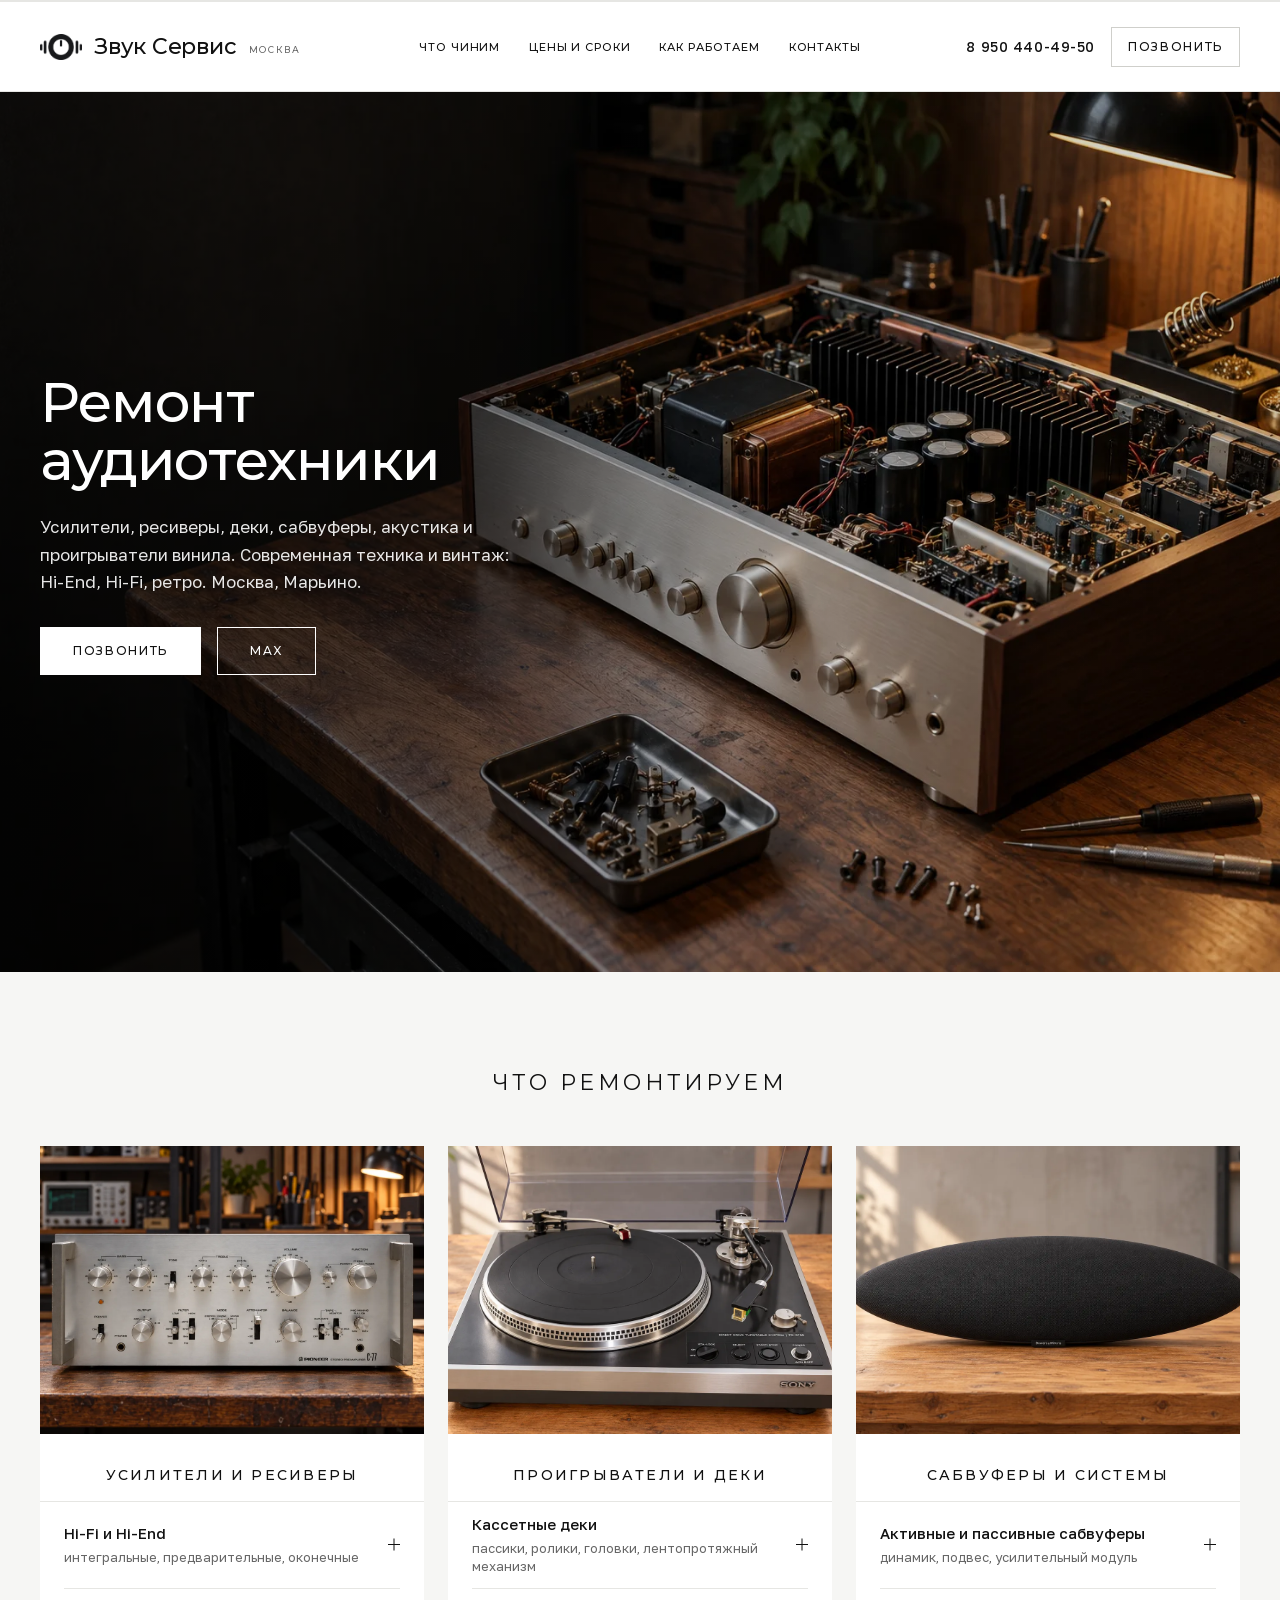
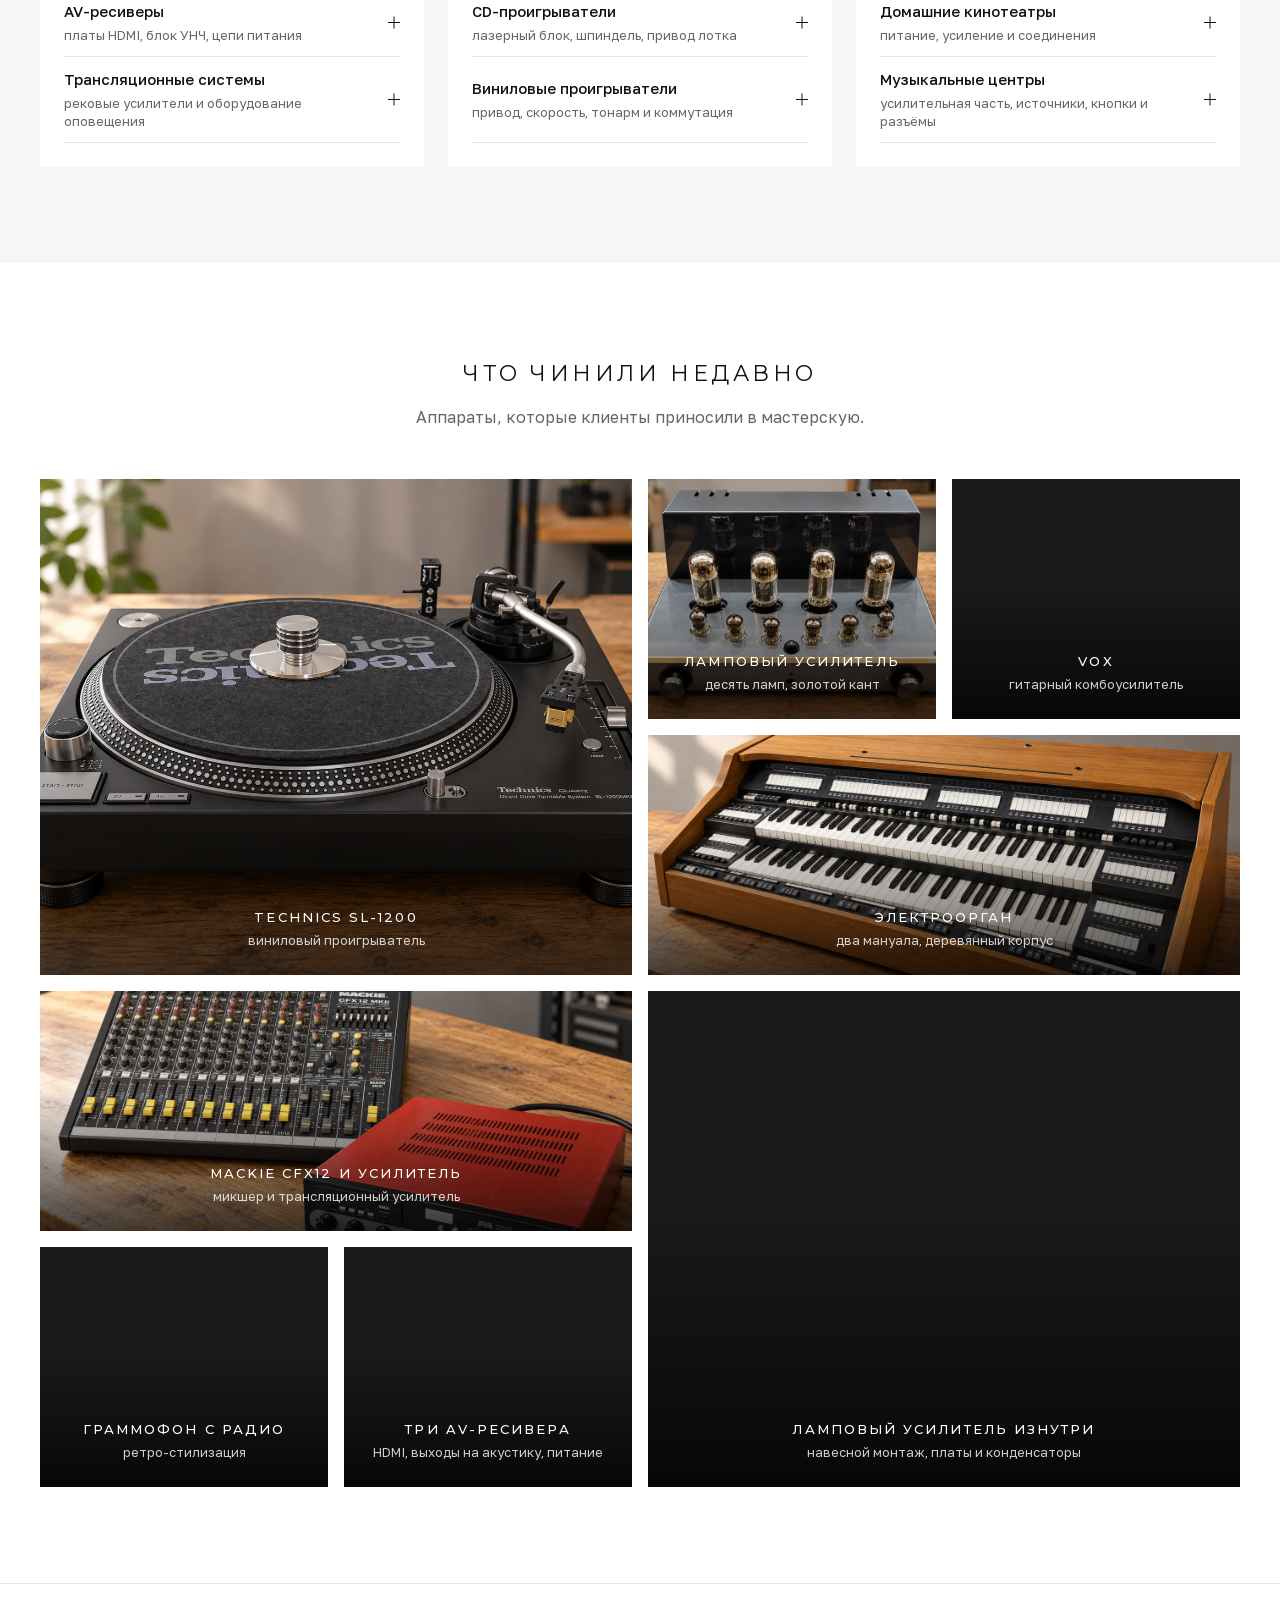
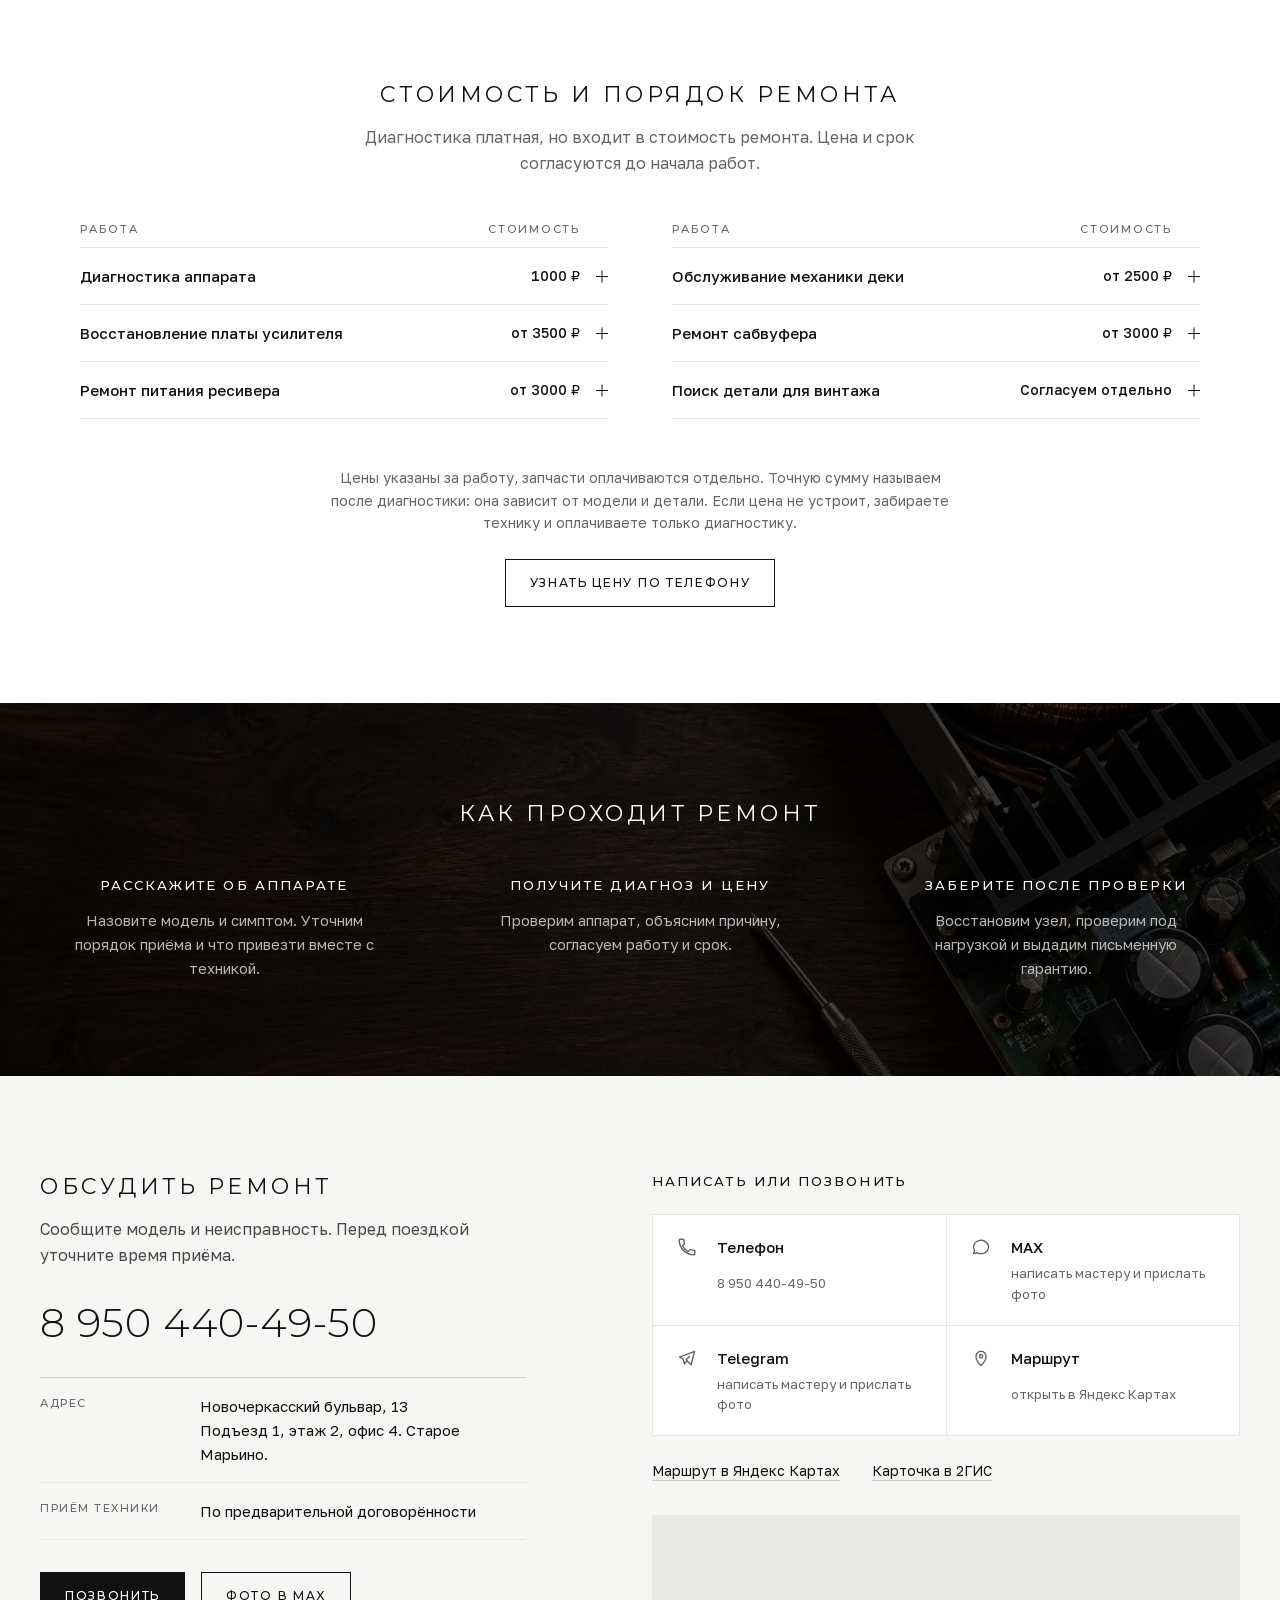
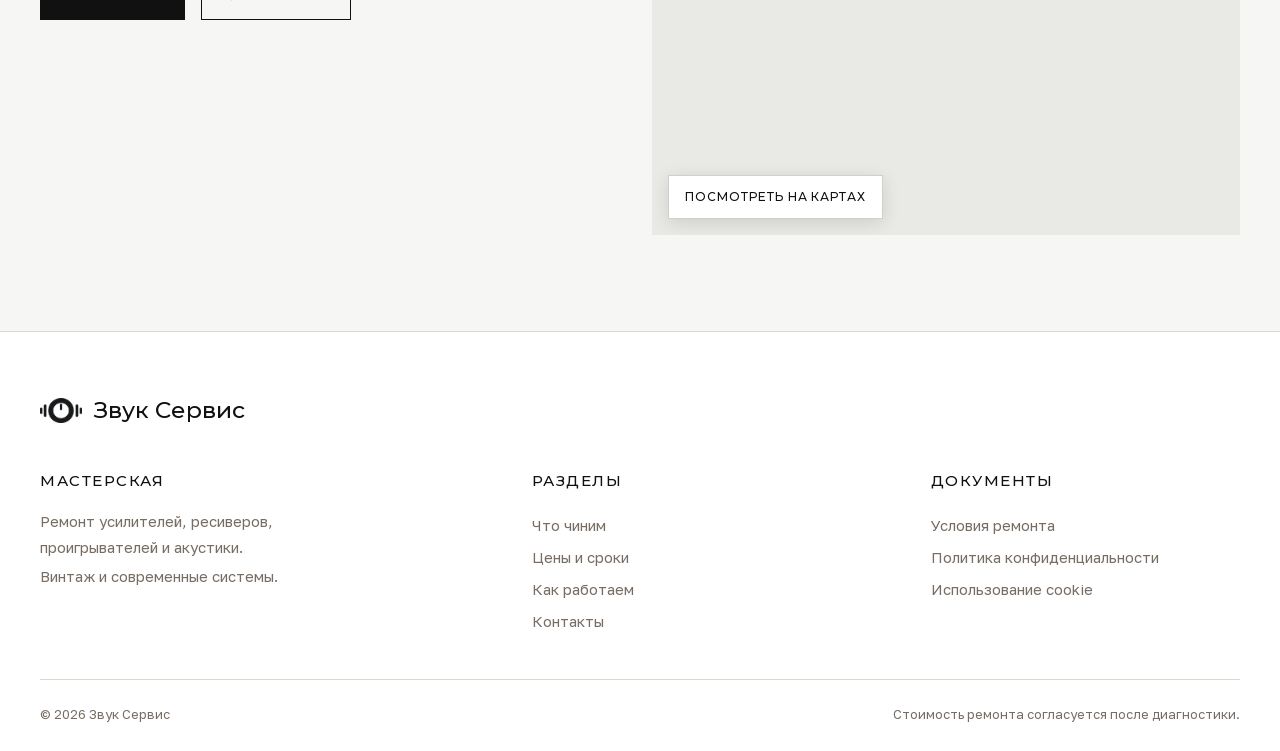
<file: index.html>
<!DOCTYPE html>

<html data-theme="sound" lang="ru">
<head>
<meta charset="utf-8"/>
<meta content="width=device-width, initial-scale=1" name="viewport"/>
<title>Ремонт усилителей, Hi-Fi и аудиотехники в Москве: Звук Сервис</title><link rel="preconnect" href="https://yandex.ru" crossorigin/>
<meta content="Компонентный ремонт усилителей, ресиверов, сабвуферов, кассетных дек и проигрывателей. Современная и винтажная аудиотехника. Диагностика и согласование стоимости до ремонта." name="description"/>
<meta content="Звук Сервис | ремонт аудиотехники в Москве" property="og:title"/>
<meta content="Находим неисправный компонент. Восстанавливаем электронику и механику современной и винтажной техники." property="og:description"/>
<meta content="website" property="og:type"/>
<meta content="ru_RU" property="og:locale"/>

<link as="font" crossorigin="" href="fonts/GolosText-cyrillic.woff2" rel="preload" type="font/woff2"/>
<link as="font" crossorigin="" href="fonts/Montserrat-cyrillic.woff2" rel="preload" type="font/woff2"/>
<script>
  (function (r) {
    r.classList.add('js');
    if (/[?&]still\b/.test(location.search)) r.classList.add('still');
    if (/[?&]grid\b/.test(location.search)) r.classList.add('show-grid');
  })(document.documentElement);
</script>
<link href="img/favicon-32.png" rel="icon" sizes="32x32" type="image/png"/><link href="img/apple-touch-icon.png" rel="apple-touch-icon" sizes="180x180"/><meta content="#ffffff" name="theme-color"/><link href="minimal.css?v=18" rel="stylesheet"/></head>
<body><a class="skip" href="#main">Перейти к содержимому</a>
<header class="top">
<div class="wrap top__in">
<a aria-label="Звук Сервис, на главную" class="brand" href="./"><img alt="" aria-hidden="true" class="brand__mark" decoding="async" height="64" src="img/logo.png" width="64"/><span class="brand__name">Звук Сервис</span><span class="brand__tag">МОСКВА</span></a>
<nav aria-label="Разделы" class="top__nav" id="top-nav">
<a href="#chto-chinim">Что чиним</a>
<a href="#ceny">Цены и сроки</a>
<a href="#kak-rabotaem">Как работаем</a>
<a href="#kontakty">Контакты</a>
<div class="top__nav-extra"><a href="tel:+79504404950">Позвонить</a><a href="https://max.ru/u/f9LHodD0cOIqFfX_3xJyGoj3Uyq40M4uVSGVw5zx9WzeNi54BudM8YabZos" rel="noopener" target="_blank">MAX</a></div>
</nav>
<div class="top__side">
<a class="top__tel" href="tel:+79504404950">8 950 440-49-50</a>
<a aria-label="Позвонить" class="btn btn--accent btn--sm" href="tel:+79504404950"><svg aria-hidden="true" viewBox="0 0 24 24"><path d="M6.6 10.8c1.8 3.5 3.2 4.9 6.7 6.7l2.2-2.2c.3-.3.7-.4 1.1-.2 1.2.4 2.5.7 3.8.7.6 0 1 .4 1 1v3.5c0 .6-.4 1-1 1C10.6 21.3 2.7 13.4 2.7 3.6c0-.6.4-1 1-1h3.5c.6 0 1 .4 1 1 0 1.3.2 2.6.7 3.8.1.4 0 .8-.2 1.1z"/></svg><span>Позвонить</span></a>
<button aria-controls="top-nav" aria-expanded="false" aria-label="Открыть меню" class="top__burger" type="button"><i></i><i></i></button>
</div>
</div>
</header>
<main id="main">
<!-- ─────────────── герой ─────────────── -->
<section class="hero">
<div class="wrap grid hero__grid">
<div class="hero__text">
<h1>Ремонт<br/>аудиотехники</h1>
</div>
<div class="hero__aside">
<p class="hero__lead">Усилители, ресиверы, деки, сабвуферы, акустика и проигрыватели винила. Современная техника и винтаж: <span class="nobr">Hi-End</span>, <span class="nobr">Hi-Fi</span>, ретро. Москва, Марьино.</p>
<div class="hero__cta">
<a class="btn btn--accent btn--lg" href="tel:+79504404950">Позвонить</a>
<a class="btn btn--quiet btn--lg" href="https://max.ru/u/f9LHodD0cOIqFfX_3xJyGoj3Uyq40M4uVSGVw5zx9WzeNi54BudM8YabZos" rel="noopener" target="_blank">MAX</a>
</div>
</div>
<figure class="hero__media hero-photo">
<!-- Аппарат/рабочее место клиента: реальный снимок, обработан GPT image (изображения/клиент_2026-09-30). -->
<img src="img/hero-amplifier-1536.webp" srcset="img/hero-amplifier-768.webp 768w, img/hero-amplifier-1536.webp 1536w" sizes="100vw" width="1536" height="1024" alt="Усилитель со снятой крышкой на деревянном столе аудиомастерской" fetchpriority="high" decoding="async"/>
</figure>
</div>
</section>
<!-- ─────────────── 01 · что чиним ─────────────── -->
<section class="sect" id="chto-chinim"><div class="wrap"><header class="grid sect__head" data-reveal=""><div class="sect__title"><h2>Что ремонтируем</h2></div></header><div class="grid dirs" data-reveal=""><article class="dir dir--1"><figure class="dir__media"><img alt="Винтажный предусилитель Pioneer C-77 на деревянном столе аудиомастерской" decoding="async" height="900" loading="lazy" src="img/dir-amp-pioneer-c77.webp" width="1200"/></figure><div class="dir__head"><h3>Усилители и ресиверы</h3></div><!--ИСТОРИИ dir-1-->
<div class="acc" data-acc=""><div class="acc__item"><button aria-controls="zs-d1-1" aria-expanded="false" class="acc__head" id="zs-d1-1-h" type="button"><span class="acc__title"><b>Hi-Fi и Hi-End</b><span>интегральные, предварительные, оконечные</span></span><i aria-hidden="true" class="acc__icon"></i></button><div aria-labelledby="zs-d1-1-h" class="acc__panel" id="zs-d1-1" role="region"><div class="acc__inner"><p>Пропал канал, фон, уходит в защиту: сравниваем каналы по контрольным точкам и находим, где теряется сигнал. Чиним по компонентам: выходной каскад, реле, питание, регуляторы.</p></div></div></div><div class="acc__item"><button aria-controls="zs-d1-2" aria-expanded="false" class="acc__head" id="zs-d1-2-h" type="button"><span class="acc__title"><b>AV-ресиверы</b><span>платы HDMI, блок УНЧ, цепи питания</span></span><i aria-hidden="true" class="acc__icon"></i></button><div aria-labelledby="zs-d1-2-h" class="acc__panel" id="zs-d1-2" role="region"><div class="acc__inner"><p>Не включается или гаснет через минуту: цепи питания и защита. Нет звука на части каналов: блок УНЧ. Пропадает сигнал по HDMI: плата HDMI. Проверяем на реальной акустике.</p></div></div></div><div class="acc__item"><button aria-controls="zs-d1-3" aria-expanded="false" class="acc__head" id="zs-d1-3-h" type="button"><span class="acc__title"><b>Трансляционные системы</b><span>рековые усилители и оборудование оповещения</span></span><i aria-hidden="true" class="acc__icon"></i></button><div aria-labelledby="zs-d1-3-h" class="acc__panel" id="zs-d1-3" role="region"><div class="acc__inner"><p>Рековые усилители на 100 В, микшеры и блоки оповещения. Восстанавливаем и проверяем под линией.</p></div></div></div></div>
<!--/ИСТОРИИ dir-1--></article><article class="dir dir--2"><figure class="dir__media"><img alt="Проигрыватель винила Sony PS-8750 с открытой крышкой" decoding="async" height="800" loading="lazy" src="img/dir-sony.webp" width="1200"/></figure><div class="dir__head"><h3>Проигрыватели и деки</h3></div><!--ИСТОРИИ dir-2-->
<div class="acc" data-acc=""><div class="acc__item"><button aria-controls="zs-d2-1" aria-expanded="false" class="acc__head" id="zs-d2-1-h" type="button"><span class="acc__title"><b>Кассетные деки</b><span>пассики, ролики, головки, лентопротяжный механизм</span></span><i aria-hidden="true" class="acc__icon"></i></button><div aria-labelledby="zs-d2-1-h" class="acc__panel" id="zs-d2-1" role="region"><div class="acc__inner"><p>Жуёт ленту, плавает скорость: пассики и прижимные ролики. Глухой звук: чистка и настройка головок. Механизм разбираем, смазываем, регулируем.</p></div></div></div><div class="acc__item"><button aria-controls="zs-d2-2" aria-expanded="false" class="acc__head" id="zs-d2-2-h" type="button"><span class="acc__title"><b>CD-проигрыватели</b><span>лазерный блок, шпиндель, привод лотка</span></span><i aria-hidden="true" class="acc__icon"></i></button><div aria-labelledby="zs-d2-2-h" class="acc__panel" id="zs-d2-2" role="region"><div class="acc__inner"><p>Не читает или пропускает: чистка и настройка лазера, при износе замена. Лоток не выезжает: пассик привода.</p></div></div></div><div class="acc__item"><button aria-controls="zs-d2-3" aria-expanded="false" class="acc__head" id="zs-d2-3-h" type="button"><span class="acc__title"><b>Виниловые проигрыватели</b><span>привод, скорость, тонарм и коммутация</span></span><i aria-hidden="true" class="acc__icon"></i></button><div aria-labelledby="zs-d2-3-h" class="acc__panel" id="zs-d2-3" role="region"><div class="acc__inner"><p>Плавает скорость: пассик, мотор, регулировка. Фон и потеря канала: тонарм и коммутация. Настраиваем прижим и антискейтинг.</p></div></div></div></div>
<!--/ИСТОРИИ dir-2--></article><article class="dir dir--3"><figure class="dir__media"><img alt="Акустическая система Bowers &amp; Wilkins Zeppelin" decoding="async" height="800" loading="lazy" src="img/dir-bw.webp" width="1200"/></figure><div class="dir__head"><h3>Сабвуферы и системы</h3></div><!--ИСТОРИИ dir-3-->
<div class="acc" data-acc=""><div class="acc__item"><button aria-controls="zs-d3-1" aria-expanded="false" class="acc__head" id="zs-d3-1-h" type="button"><span class="acc__title"><b>Активные и пассивные сабвуферы</b><span>динамик, подвес, усилительный модуль</span></span><i aria-hidden="true" class="acc__icon"></i></button><div aria-labelledby="zs-d3-1-h" class="acc__panel" id="zs-d3-1" role="region"><div class="acc__inner"><p>Хрип и стук: подвес или катушка динамика. Молчит: встроенный усилительный модуль, чиним его отдельно.</p></div></div></div><div class="acc__item"><button aria-controls="zs-d3-2" aria-expanded="false" class="acc__head" id="zs-d3-2-h" type="button"><span class="acc__title"><b>Домашние кинотеатры</b><span>питание, усиление и соединения</span></span><i aria-hidden="true" class="acc__icon"></i></button><div aria-labelledby="zs-d3-2-h" class="acc__panel" id="zs-d3-2" role="region"><div class="acc__inner"><p>Ресивер и комплект акустики: питание, каналы усиления, разъёмы и кабели. Проверяем всю систему в сборе.</p></div></div></div><div class="acc__item"><button aria-controls="zs-d3-3" aria-expanded="false" class="acc__head" id="zs-d3-3-h" type="button"><span class="acc__title"><b>Музыкальные центры</b><span>усилительная часть, источники, кнопки и разъёмы</span></span><i aria-hidden="true" class="acc__icon"></i></button><div aria-labelledby="zs-d3-3-h" class="acc__panel" id="zs-d3-3" role="region"><div class="acc__inner"><p>Возвращаем звук, чиним привод дисков и кассетную часть, меняем кнопки и разъёмы.</p></div></div></div></div>
<!--/ИСТОРИИ dir-3--></article></div></div></section>
<!-- ─────────────── 02 · цены и сроки ─────────────── -->
<!-- ─────────────── работы: аппараты клиентов ─────────────── -->
<section class="sect works" id="raboty">
<div class="wrap">
<header class="sect__head" data-reveal=""><div class="sect__title"><h2>Что чинили недавно</h2><p class="sect__lead">Аппараты, которые клиенты приносили в мастерскую.</p></div></header>
<ul class="works__grid"><li class="works__item works__item--big"><img src="img/work-technics.webp" width="1400" height="933" alt="Technics SL-1200: виниловый проигрыватель" loading="lazy" decoding="async"/><p class="works__cap"><b>Technics SL-1200</b><span>виниловый проигрыватель</span></p></li><li class="works__item"><img src="img/work-tube-amplifier.webp" width="960" height="640" alt="Ламповый усилитель: четыре выходные лампы и шесть в предусилителе" loading="lazy" decoding="async"/><p class="works__cap"><b>Ламповый усилитель</b><span>десять ламп, золотой кант</span></p></li><li class="works__item"><img src="img/work-vox.webp" width="960" height="640" alt="VOX: гитарный комбоусилитель" loading="lazy" decoding="async"/><p class="works__cap"><b>VOX</b><span>гитарный комбоусилитель</span></p></li><li class="works__item works__item--wide"><img src="img/work-organ.webp" width="1400" height="933" alt="Электроорган: два мануала, деревянный корпус" loading="lazy" decoding="async"/><p class="works__cap"><b>Электроорган</b><span>два мануала, деревянный корпус</span></p></li><li class="works__item works__item--wide"><img src="img/work-mackie-pa.webp" width="1400" height="933" alt="Mackie CFX12 и усилитель: микшер и трансляционный усилитель" loading="lazy" decoding="async"/><p class="works__cap"><b>Mackie CFX12 и усилитель</b><span>микшер и трансляционный усилитель</span></p></li><li class="works__item works__item--big"><img src="img/work-tube-internals.webp" width="1400" height="933" alt="Ламповый усилитель изнутри: навесной монтаж, платы и конденсаторы" loading="lazy" decoding="async"/><p class="works__cap"><b>Ламповый усилитель изнутри</b><span>навесной монтаж, платы и конденсаторы</span></p></li><li class="works__item"><img src="img/work-gramophone.webp" width="960" height="640" alt="Граммофон с радио: ретро-стилизация" loading="lazy" decoding="async"/><p class="works__cap"><b>Граммофон с радио</b><span>ретро-стилизация</span></p></li><li class="works__item"><img src="img/work-receivers.webp" width="960" height="640" alt="Три AV-ресивера: HDMI, выходы на акустику, питание" loading="lazy" decoding="async"/><p class="works__cap"><b>Три AV-ресивера</b><span>HDMI, выходы на акустику, питание</span></p></li></ul>
</div>
</section>
<section class="sect sect--white" id="ceny">
<div class="wrap">
<header class="grid sect__head" data-reveal="">

<div class="sect__title">
<h2>Стоимость и порядок ремонта</h2>
<p class="sect__lead">Диагностика платная, но входит в стоимость ремонта. Цена и срок согласуются до начала работ.</p>
</div>
</header>
<div class="grid prices" data-reveal="">
<div class="prices__table">
<!-- ЦЕНЫ: прайс от клиента не получен. Когда пришлёт, добавить колонку «Цена» между «Работа» и «Обычно». -->
<!--ИСТОРИИ prices-->
<div class="prices__cols"><div class="prices__col"><p class="acc__cols"><span>Работа</span><span>Стоимость</span></p><div class="acc acc--prices" data-acc=""><div class="acc__item"><button aria-controls="zs-p1" aria-expanded="false" class="acc__head" id="zs-p1-h" type="button"><span class="acc__title"><b>Диагностика аппарата</b></span><span class="acc__term">1000 ₽</span><i aria-hidden="true" class="acc__icon"></i></button><div aria-labelledby="zs-p1-h" class="acc__panel" id="zs-p1" role="region"><div class="acc__inner"><p>Проверяем аппарат, находим неисправный узел и называем цену до начала работ. При ремонте 1000 ₽ входят в его стоимость.</p></div></div></div><div class="acc__item"><button aria-controls="zs-p2" aria-expanded="false" class="acc__head" id="zs-p2-h" type="button"><span class="acc__title"><b>Восстановление платы усилителя</b></span><span class="acc__term">от 3500 ₽</span><i aria-hidden="true" class="acc__icon"></i></button><div aria-labelledby="zs-p2-h" class="acc__panel" id="zs-p2" role="region"><div class="acc__inner"><p>Замена конденсаторов, транзисторов, реле и пайки. Стоимость зависит от объёма и деталей.</p></div></div></div><div class="acc__item"><button aria-controls="zs-p3" aria-expanded="false" class="acc__head" id="zs-p3-h" type="button"><span class="acc__title"><b>Ремонт питания ресивера</b></span><span class="acc__term">от 3000 ₽</span><i aria-hidden="true" class="acc__icon"></i></button><div aria-labelledby="zs-p3-h" class="acc__panel" id="zs-p3" role="region"><div class="acc__inner"><p>Блок питания и защита. Точную цену называем после проверки под нагрузкой.</p></div></div></div></div></div><div class="prices__col"><p class="acc__cols" aria-hidden="true"><span>Работа</span><span>Стоимость</span></p><div class="acc acc--prices" data-acc=""><div class="acc__item"><button aria-controls="zs-p4" aria-expanded="false" class="acc__head" id="zs-p4-h" type="button"><span class="acc__title"><b>Обслуживание механики деки</b></span><span class="acc__term">от 2500 ₽</span><i aria-hidden="true" class="acc__icon"></i></button><div aria-labelledby="zs-p4-h" class="acc__panel" id="zs-p4" role="region"><div class="acc__inner"><p>Пассики, ролики, чистка и настройка механизма. Смотрим состояние и называем сумму.</p></div></div></div><div class="acc__item"><button aria-controls="zs-p5" aria-expanded="false" class="acc__head" id="zs-p5-h" type="button"><span class="acc__title"><b>Ремонт сабвуфера</b></span><span class="acc__term">от 3000 ₽</span><i aria-hidden="true" class="acc__icon"></i></button><div aria-labelledby="zs-p5-h" class="acc__panel" id="zs-p5" role="region"><div class="acc__inner"><p>Диагностика и ремонт усилительной части, проверка динамика, платы обработки сигнала и цепей питания. Называем сумму до начала работ.</p></div></div></div><div class="acc__item"><button aria-controls="zs-p6" aria-expanded="false" class="acc__head" id="zs-p6-h" type="button"><span class="acc__title"><b>Поиск детали для винтажа</b></span><span class="acc__term">Согласуем отдельно</span><i aria-hidden="true" class="acc__icon"></i></button><div aria-labelledby="zs-p6-h" class="acc__panel" id="zs-p6" role="region"><div class="acc__inner"><p>Снятые с производства компоненты ищем по донорам и аналогам. Сроки и цену обсуждаем до заказа.</p></div></div></div></div></div></div>
<!--/ИСТОРИИ prices-->
</div>
<div class="prices__foot">
<p>Цены указаны за работу, запчасти оплачиваются отдельно. Точную сумму называем после диагностики: она зависит от модели и детали. Если цена не устроит, забираете технику и оплачиваете только диагностику.</p>
<a class="btn btn--accent" href="tel:+79504404950">Узнать цену по телефону</a>
</div>
</div>
</div>
</section>
<!-- ─────────────── 03 · как проходит ремонт ─────────────── -->
<section class="sect process-visual" id="kak-rabotaem">
<img class="process-visual__image" src="img/process-background-20260920.webp" alt="" aria-hidden="true" width="1536" height="1024" loading="lazy" decoding="async"/>
<div class="wrap">
<header class="sect__head" data-reveal=""><div class="sect__title"><h2>Как проходит ремонт</h2></div></header>
<ol class="steps" data-reveal=""><li class="step"><h3>Расскажите об аппарате</h3><p>Назовите модель и симптом. Уточним порядок приёма и что привезти вместе с техникой.</p></li><li class="step"><h3>Получите диагноз и цену</h3><p>Проверим аппарат, объясним причину, согласуем работу и срок.</p></li><li class="step"><h3>Заберите после проверки</h3><p>Восстановим узел, проверим под нагрузкой и выдадим письменную гарантию.</p></li></ol>
</div>
</section>
<!-- ─────────────── 05 · контакты ─────────────── -->
<section class="sect" id="kontakty">
<div class="wrap grid contacts">
<div class="contacts__info" data-reveal="">
<h2>Обсудить ремонт</h2>
<p class="contacts__sub">Сообщите модель и неисправность. Перед поездкой уточните время приёма.</p>
<a class="contacts__tel" href="tel:+79504404950">8 950 440-49-50</a>
<dl class="contacts__list">
<div><dt>Адрес</dt><dd>Новочеркасский бульвар, 13<br/>Подъезд 1, этаж 2, офис 4. Старое Марьино.</dd></div>
<div><dt>Приём техники</dt><dd>По предварительной договорённости</dd></div>
</dl>
<div class="hero__cta"><a class="btn btn--accent" href="tel:+79504404950">Позвонить</a><a class="btn btn--quiet" href="https://max.ru/u/f9LHodD0cOIqFfX_3xJyGoj3Uyq40M4uVSGVw5zx9WzeNi54BudM8YabZos" rel="noopener" target="_blank">Фото в MAX</a></div>
</div>
<div class="channels" data-reveal="">
<h3 class="channels__h">Написать или позвонить</h3>
<div class="channels__grid">
<a class="channel" href="tel:+79504404950"><svg class="channel__i" viewBox="0 0 24 24" fill="none" stroke="currentColor" stroke-width="1.75" stroke-linecap="round" stroke-linejoin="round" aria-hidden="true"><path d="M6.6 10.8c1.8 3.5 3.2 4.9 6.7 6.7l2.2-2.2c.3-.3.7-.4 1.1-.2 1.2.4 2.5.7 3.8.7.6 0 1 .4 1 1v3.5c0 .6-.4 1-1 1C10.6 21.3 2.7 13.4 2.7 3.6c0-.6.4-1 1-1h3.5c.6 0 1 .4 1 1 0 1.3.2 2.6.7 3.8.1.4 0 .8-.2 1.1z"/></svg><b>Телефон</b><span>8 950 440-49-50</span></a>
<a class="channel" href="https://max.ru/u/f9LHodD0cOIqFfX_3xJyGoj3Uyq40M4uVSGVw5zx9WzeNi54BudM8YabZos" rel="noopener noreferrer" target="_blank"><svg class="channel__i" viewBox="0 0 24 24" fill="none" stroke="currentColor" stroke-width="1.75" stroke-linecap="round" stroke-linejoin="round" aria-hidden="true"><path d="M3 20l1.3-3.9C2 12.7 2.9 8.2 6.4 5.7s8.6-2.3 11.8.5c3.3 2.8 3.7 7.3 1.1 10.5-2.7 3.2-7.6 4.2-11.6 2.3L3 20z"/></svg><b>MAX</b><span>написать мастеру и прислать фото</span></a>
<a class="channel" href="https://t.me/+79504404950?text=%D0%97%D0%B4%D1%80%D0%B0%D0%B2%D1%81%D1%82%D0%B2%D1%83%D0%B9%D1%82%D0%B5%2C%20%D1%85%D0%BE%D1%87%D1%83%20%D0%BF%D1%80%D0%B8%D1%81%D0%BB%D0%B0%D1%82%D1%8C%20%D1%84%D0%BE%D1%82%D0%BE%20%D1%82%D0%B5%D1%85%D0%BD%D0%B8%D0%BA%D0%B8&amp;profile" rel="noopener noreferrer" target="_blank"><svg class="channel__i" viewBox="0 0 24 24" fill="none" stroke="currentColor" stroke-width="1.75" stroke-linecap="round" stroke-linejoin="round" aria-hidden="true"><path d="M15 10l-4 4 6 6 4-16-18 7 4 2 2 6 3-4"/></svg><b>Telegram</b><span>написать мастеру и прислать фото</span></a>
<a class="channel" href="https://yandex.ru/maps/?rtext=~55.647521%2C37.723402" rel="noopener noreferrer" target="_blank"><svg class="channel__i" viewBox="0 0 24 24" fill="none" stroke="currentColor" stroke-width="1.75" stroke-linecap="round" stroke-linejoin="round" aria-hidden="true"><path d="M12 21s6-5.1 6-11a6 6 0 1 0-12 0c0 5.9 6 11 6 11z"/><circle cx="12" cy="10" r="2"/></svg><b>Маршрут</b><span>открыть в Яндекс Картах</span></a>
</div>
<p class="channels__links"><a href="https://yandex.ru/maps/?rtext=~55.647521%2C37.723402" rel="noopener noreferrer" target="_blank">Маршрут в Яндекс Картах</a><a href="https://2gis.ru/moscow/firm/70000001059206560" rel="noopener noreferrer" target="_blank">Карточка в 2ГИС</a></p>
<div class="contacts__map"><a class="map-fallback" href="https://yandex.ru/maps/?rtext=~55.647521%2C37.723402" rel="noopener noreferrer" target="_blank">Посмотреть на картах</a><iframe title="Мастерская на карте: Новочеркасский бульвар, 13" loading="eager" data-fallback="https://www.openstreetmap.org/export/embed.html?bbox=37.7154%2C55.6440%2C37.7314%2C55.6510&amp;layer=mapnik&amp;marker=55.647521%2C37.723402" src="https://yandex.ru/map-widget/v1/?ll=37.723402%2C55.647521&amp;z=16&amp;pt=37.723402,55.647521,pm2dgl"></iframe></div>
</div>
</div>
</section>
</main>
<footer class="foot" id="foot">
<div class="wrap">
<div class="foot__brand"><img alt="" aria-hidden="true" class="foot__logo" decoding="async" src="img/logo.png"/><span>Звук Сервис</span></div><div class="foot__grid">
<div class="foot__col"><p class="foot__h">Мастерская</p><p>Ремонт усилителей, ресиверов, проигрывателей и акустики.</p><p>Винтаж и современные системы.</p></div>
<div class="foot__col"><p class="foot__h">Разделы</p><a href="#chto-chinim">Что чиним</a><a href="#ceny">Цены и сроки</a><a href="#kak-rabotaem">Как работаем</a><a href="#kontakty">Контакты</a></div>
<div class="foot__col"><p class="foot__h">Документы</p><a href="oferta.html">Условия ремонта</a><a href="privacy.html">Политика конфиденциальности</a><a href="privacy.html#cookie">Использование cookie</a></div>
</div>
<div class="foot__row"><span>© 2026 Звук Сервис</span><span>Стоимость ремонта согласуется после диагностики.</span></div>
</div>
</footer>
<div class="callbar">
<a class="btn btn--accent" href="tel:+79504404950">
<svg aria-hidden="true" viewbox="0 0 24 24"><path d="M13.832 16.568a1 1 0 0 0 1.213-.303l.355-.465A2 2 0 0 1 17 15h3a2 2 0 0 1 2 2v3a2 2 0 0 1-2 2A18 18 0 0 1 2 4a2 2 0 0 1 2-2h3a2 2 0 0 1 2 2v3a2 2 0 0 1-.8 1.6l-.468.351a1 1 0 0 0-.292 1.233 14 14 0 0 0 6.392 6.384"></path></svg>
    Позвонить
  </a>
<a class="btn btn--quiet" href="https://max.ru/u/f9LHodD0cOIqFfX_3xJyGoj3Uyq40M4uVSGVw5zx9WzeNi54BudM8YabZos" rel="noopener" target="_blank">MAX</a>
</div>
<script defer="" src="site.js?v=16"></script>

</body>
</html>
</file>
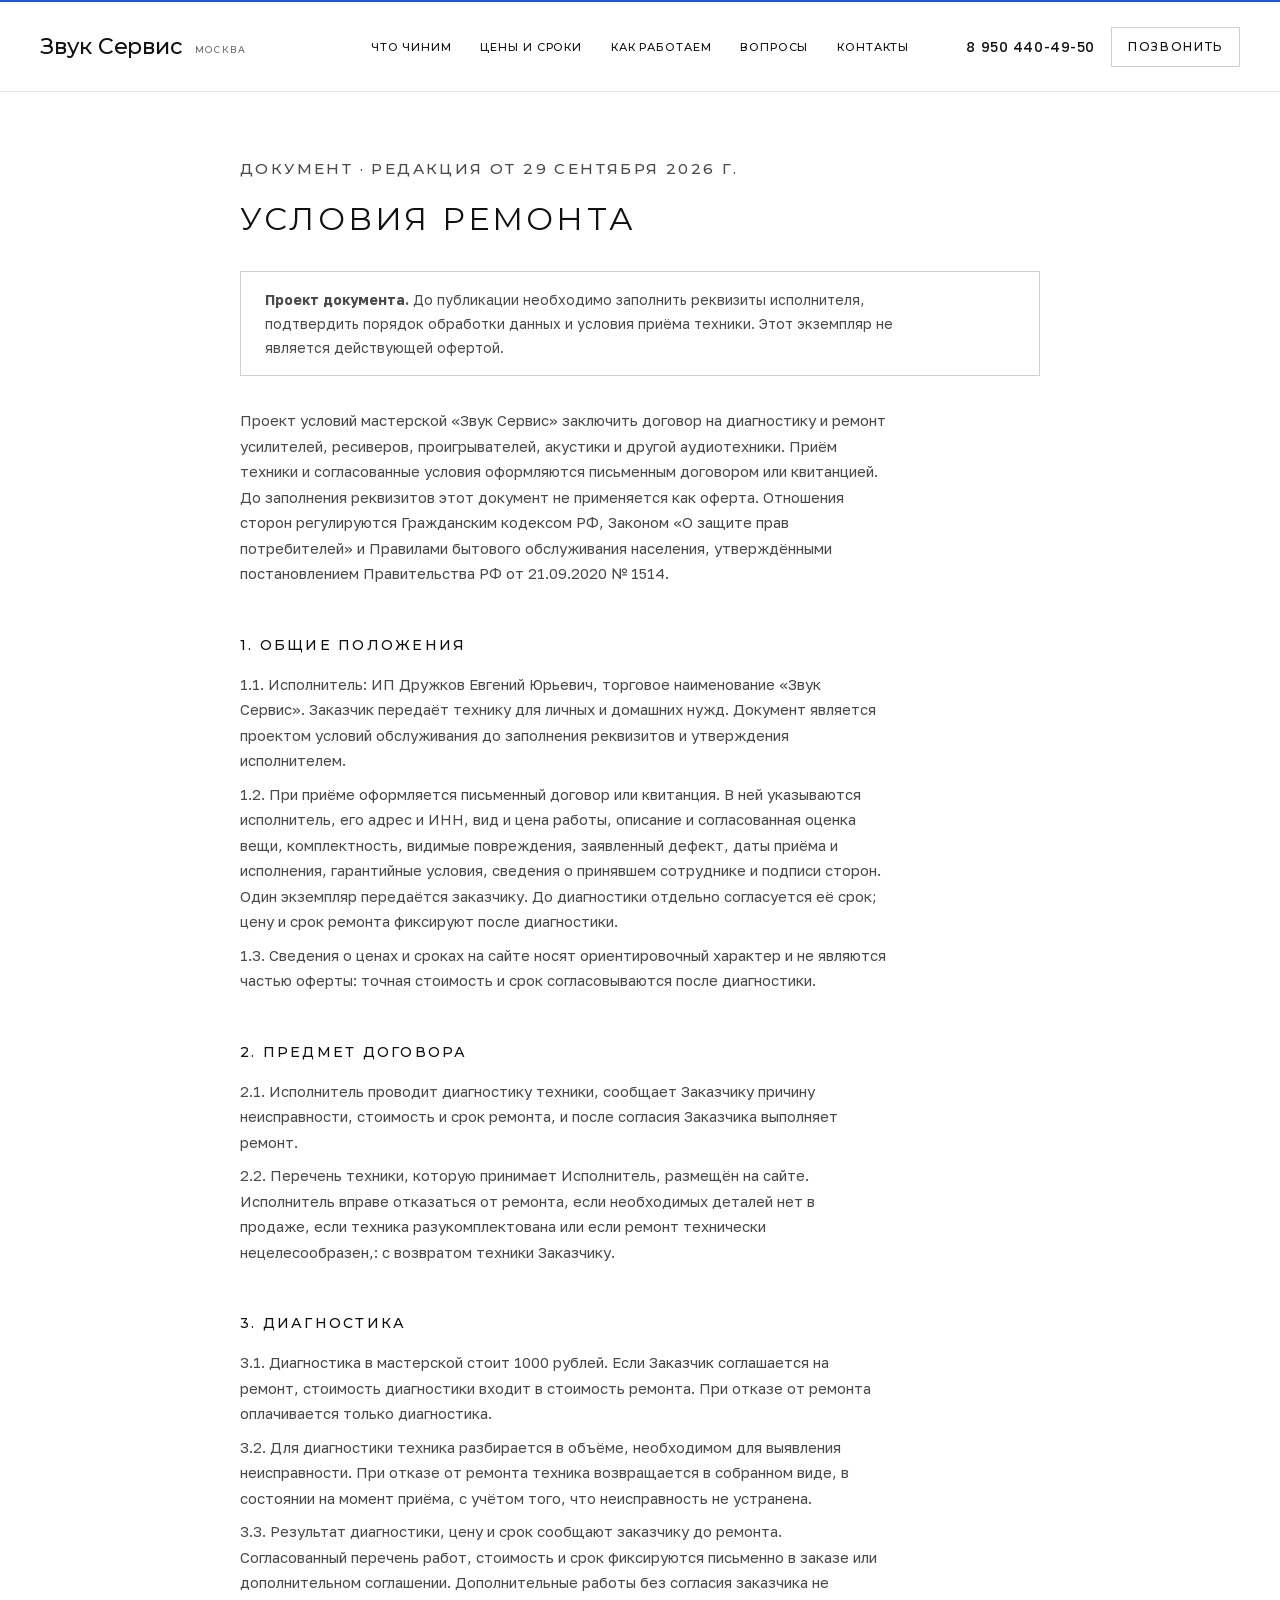
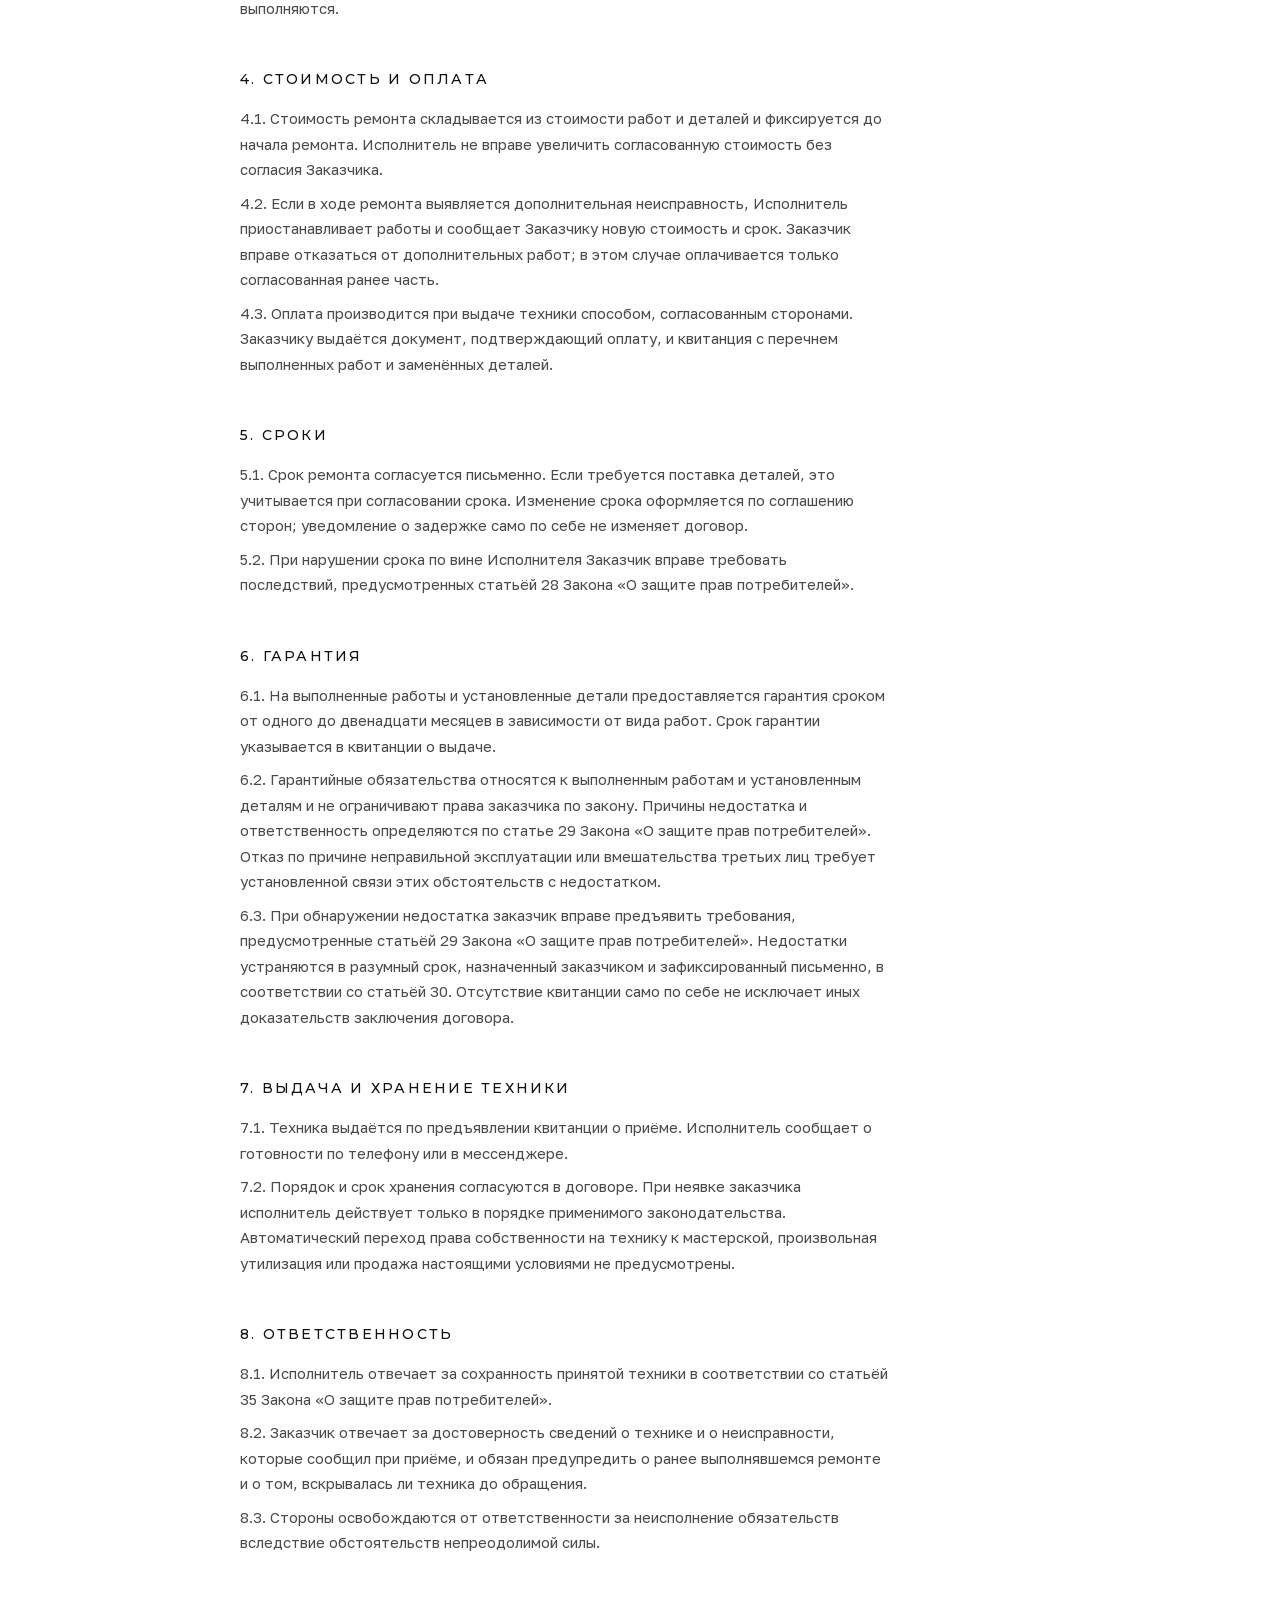
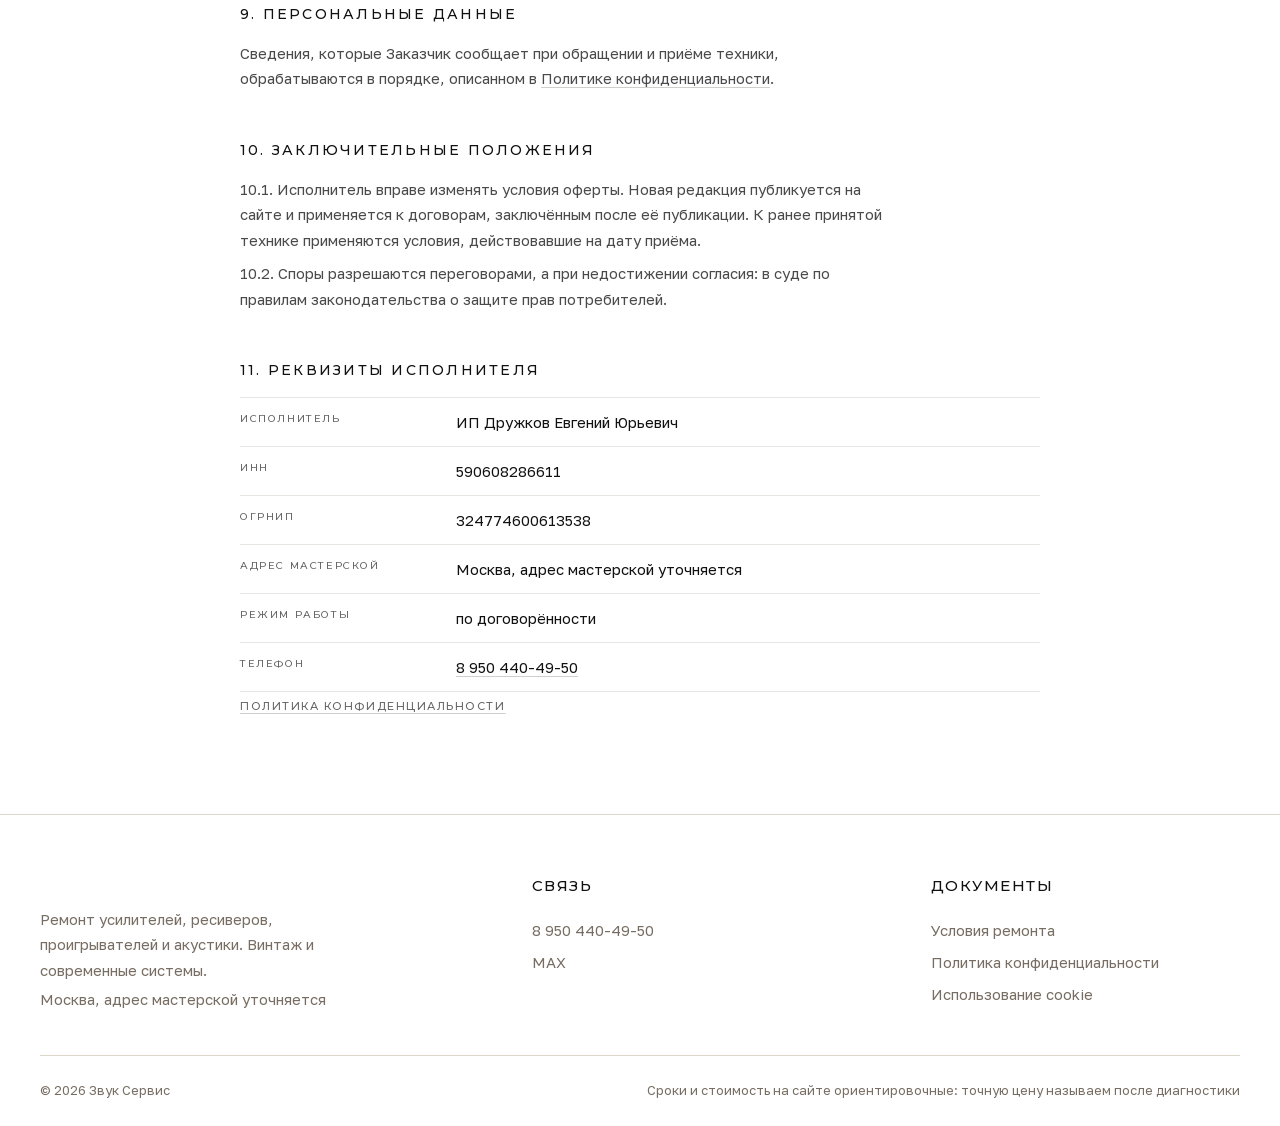
<file: oferta.html>
<!DOCTYPE html>
<html lang="ru">
<head>
<meta charset="utf-8"/>
<meta content="width=device-width, initial-scale=1" name="viewport"/>
<title>Условия ремонта: Звук Сервис</title>
<meta content="noindex, follow" name="robots"/>

<script>document.documentElement.classList.add('js');</script>
<link href="img/favicon-32.png" rel="icon" sizes="32x32" type="image/png"/><link href="img/apple-touch-icon.png" rel="apple-touch-icon" sizes="180x180"/><meta content="#ffffff" name="theme-color"/><link href="minimal.css?v=18" rel="stylesheet"/></head>
<body><a class="skip" href="#main">Перейти к содержимому</a>
<header class="top">
<div class="wrap top__in">
<a aria-label="Звук Сервис, на главную" class="brand" href="./"><span class="brand__name">Звук Сервис</span><span class="brand__tag">МОСКВА</span></a>
<nav aria-label="Разделы" class="top__nav" id="top-nav">
<a href="./#chto-chinim">Что чиним</a>
<a href="./#ceny">Цены и сроки</a>
<a href="./#kak-rabotaem">Как работаем</a>
<a href="./#voprosy">Вопросы</a>
<a href="./#kontakty">Контакты</a>
<div class="top__nav-extra"><a href="tel:+79504404950">Позвонить</a><a href="https://max.ru/u/f9LHodD0cOIqFfX_3xJyGoj3Uyq40M4uVSGVw5zx9WzeNi54BudM8YabZos" rel="noopener" target="_blank">MAX</a></div>
</nav>
<div class="top__side">
<a class="top__tel" href="tel:+79504404950">8 950 440-49-50</a>
<a class="btn btn--accent btn--sm" href="tel:+79504404950">Позвонить</a>
<button aria-controls="top-nav" aria-expanded="false" aria-label="Открыть меню" class="top__burger" type="button"><i></i><i></i></button>
</div>
</div>
</header>
<main class="doc" id="main">
<div class="wrap">
<p class="eyebrow">Документ · редакция от 29 сентября 2026 г.</p>
<h1>Условия ремонта</h1>
<aside class="doc__notice"><p><strong>Проект документа.</strong> До публикации необходимо заполнить реквизиты исполнителя, подтвердить порядок обработки данных и условия приёма техники. Этот экземпляр не является действующей офертой.</p></aside>
<p class="doc__lead">Проект условий мастерской «Звук Сервис» заключить договор на диагностику и ремонт усилителей, ресиверов, проигрывателей, акустики и другой аудиотехники. Приём техники и согласованные условия оформляются письменным договором или квитанцией. До заполнения реквизитов этот документ не применяется как оферта. Отношения сторон регулируются Гражданским кодексом РФ, Законом «О защите прав потребителей» и Правилами бытового обслуживания населения, утверждёнными постановлением Правительства РФ от 21.09.2020 № 1514.</p>

<h2>1. Общие положения</h2>
<p>1.1. Исполнитель: ИП Дружков Евгений Юрьевич, торговое наименование «Звук Сервис». Заказчик передаёт технику для личных и домашних нужд. Документ является проектом условий обслуживания до заполнения реквизитов и утверждения исполнителем.</p>
<p>1.2. При приёме оформляется письменный договор или квитанция. В ней указываются исполнитель, его адрес и ИНН, вид и цена работы, описание и согласованная оценка вещи, комплектность, видимые повреждения, заявленный дефект, даты приёма и исполнения, гарантийные условия, сведения о принявшем сотруднике и подписи сторон. Один экземпляр передаётся заказчику. До диагностики отдельно согласуется её срок; цену и срок ремонта фиксируют после диагностики.</p>
<p>1.3. Сведения о ценах и сроках на сайте носят ориентировочный характер и не являются частью оферты: точная стоимость и срок согласовываются после диагностики.</p>

<h2>2. Предмет договора</h2>
<p>2.1. Исполнитель проводит диагностику техники, сообщает Заказчику причину неисправности, стоимость и срок ремонта, и после согласия Заказчика выполняет ремонт.</p>
<p>2.2. Перечень техники, которую принимает Исполнитель, размещён на сайте. Исполнитель вправе отказаться от ремонта, если необходимых деталей нет в продаже, если техника разукомплектована или если ремонт технически нецелесообразен,: с возвратом техники Заказчику.</p>


<h2>3. Диагностика</h2>
<p>3.1. Диагностика в мастерской стоит 1000 рублей. Если Заказчик соглашается на ремонт, стоимость диагностики входит в стоимость ремонта. При отказе от ремонта оплачивается только диагностика.</p>
<p>3.2. Для диагностики техника разбирается в объёме, необходимом для выявления неисправности. При отказе от ремонта техника возвращается в собранном виде, в состоянии на момент приёма, с учётом того, что неисправность не устранена.</p>
<p>3.3. Результат диагностики, цену и срок сообщают заказчику до ремонта. Согласованный перечень работ, стоимость и срок фиксируются письменно в заказе или дополнительном соглашении. Дополнительные работы без согласия заказчика не выполняются.</p>

<h2>4. Стоимость и оплата</h2>
<p>4.1. Стоимость ремонта складывается из стоимости работ и деталей и фиксируется до начала ремонта. Исполнитель не вправе увеличить согласованную стоимость без согласия Заказчика.</p>
<p>4.2. Если в ходе ремонта выявляется дополнительная неисправность, Исполнитель приостанавливает работы и сообщает Заказчику новую стоимость и срок. Заказчик вправе отказаться от дополнительных работ; в этом случае оплачивается только согласованная ранее часть.</p>
<p>4.3. Оплата производится при выдаче техники способом, согласованным сторонами. Заказчику выдаётся документ, подтверждающий оплату, и квитанция с перечнем выполненных работ и заменённых деталей.</p>

<h2>5. Сроки</h2>
<p>5.1. Срок ремонта согласуется письменно. Если требуется поставка деталей, это учитывается при согласовании срока. Изменение срока оформляется по соглашению сторон; уведомление о задержке само по себе не изменяет договор.</p>
<p>5.2. При нарушении срока по вине Исполнителя Заказчик вправе требовать последствий, предусмотренных статьёй 28 Закона «О защите прав потребителей».</p>

<h2>6. Гарантия</h2>
<p>6.1. На выполненные работы и установленные детали предоставляется гарантия сроком от одного до двенадцати месяцев в зависимости от вида работ. Срок гарантии указывается в квитанции о выдаче.</p>
<p>6.2. Гарантийные обязательства относятся к выполненным работам и установленным деталям и не ограничивают права заказчика по закону. Причины недостатка и ответственность определяются по статье 29 Закона «О защите прав потребителей». Отказ по причине неправильной эксплуатации или вмешательства третьих лиц требует установленной связи этих обстоятельств с недостатком.</p>
<p>6.3. При обнаружении недостатка заказчик вправе предъявить требования, предусмотренные статьёй 29 Закона «О защите прав потребителей». Недостатки устраняются в разумный срок, назначенный заказчиком и зафиксированный письменно, в соответствии со статьёй 30. Отсутствие квитанции само по себе не исключает иных доказательств заключения договора.</p>

<h2>7. Выдача и хранение техники</h2>
<p>7.1. Техника выдаётся по предъявлении квитанции о приёме. Исполнитель сообщает о готовности по телефону или в мессенджере.</p>
<p>7.2. Порядок и срок хранения согласуются в договоре. При неявке заказчика исполнитель действует только в порядке применимого законодательства. Автоматический переход права собственности на технику к мастерской, произвольная утилизация или продажа настоящими условиями не предусмотрены.</p>

<h2>8. Ответственность</h2>
<p>8.1. Исполнитель отвечает за сохранность принятой техники в соответствии со статьёй 35 Закона «О защите прав потребителей».</p>
<p>8.2. Заказчик отвечает за достоверность сведений о технике и о неисправности, которые сообщил при приёме, и обязан предупредить о ранее выполнявшемся ремонте и о том, вскрывалась ли техника до обращения.</p>
<p>8.3. Стороны освобождаются от ответственности за неисполнение обязательств вследствие обстоятельств непреодолимой силы.</p>

<h2>9. Персональные данные</h2>
<p>Сведения, которые Заказчик сообщает при обращении и приёме техники, обрабатываются в порядке, описанном в <a href="privacy.html">Политике конфиденциальности</a>.</p>

<h2>10. Заключительные положения</h2>
<p>10.1. Исполнитель вправе изменять условия оферты. Новая редакция публикуется на сайте и применяется к договорам, заключённым после её публикации. К ранее принятой технике применяются условия, действовавшие на дату приёма.</p>
<p>10.2. Споры разрешаются переговорами, а при недостижении согласия: в суде по правилам законодательства о защите прав потребителей.</p>

<h2>11. Реквизиты исполнителя</h2>
<dl class="doc__req"><div><dt>Исполнитель</dt><dd>ИП Дружков Евгений Юрьевич</dd></div><div><dt>ИНН</dt><dd>590608286611</dd></div><div><dt>ОГРНИП</dt><dd>324774600613538</dd></div><div><dt>Адрес мастерской</dt><dd>Москва, адрес мастерской уточняется</dd></div><div><dt>Режим работы</dt><dd>по договорённости</dd></div><div><dt>Телефон</dt><dd><a href="tel:+79504404950">8 950 440-49-50</a></dd></div></dl>

<p><a class="doc__back" href="privacy.html">Политика конфиденциальности</a></p>
</div>
</main>
<footer class="foot">
<div class="wrap">
<div class="foot__grid">
<div class="foot__col"><b>Звук Сервис</b><p>Ремонт усилителей, ресиверов, проигрывателей и акустики. Винтаж и современные системы.</p><p>Москва, адрес мастерской уточняется</p></div>
<div class="foot__col"><p class="foot__h">Связь</p><a href="tel:+79504404950">8 950 440-49-50</a><a href="https://max.ru/u/f9LHodD0cOIqFfX_3xJyGoj3Uyq40M4uVSGVw5zx9WzeNi54BudM8YabZos" rel="noopener" target="_blank">MAX</a></div>
<div class="foot__col"><p class="foot__h">Документы</p><a href="oferta.html">Условия ремонта</a><a href="privacy.html">Политика конфиденциальности</a><a href="privacy.html#cookie">Использование cookie</a></div>
</div>
<div class="foot__row"><span>© 2026 Звук Сервис</span><span>Сроки и стоимость на сайте ориентировочные: точную цену называем после диагностики</span></div>
</div>
</footer>
<script src="site.js?v=16"></script>
</body>
</html>
</file>
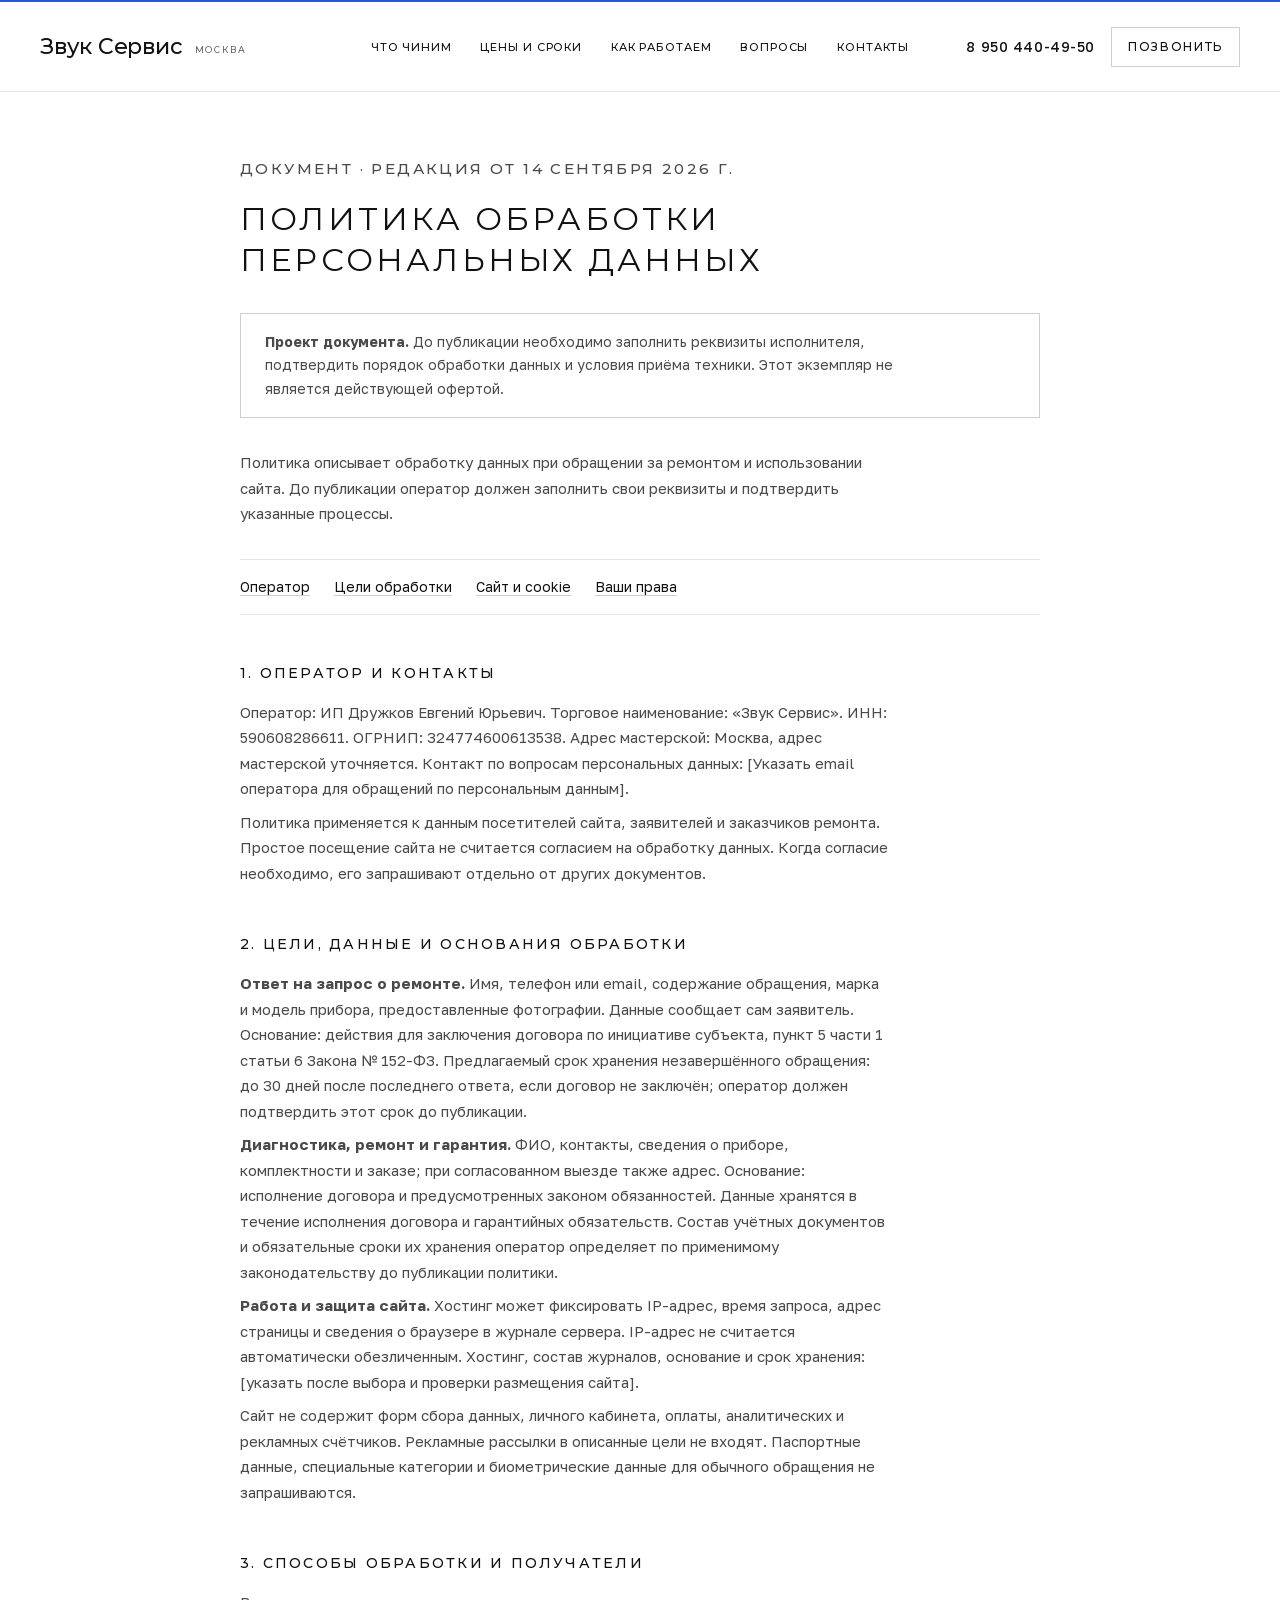
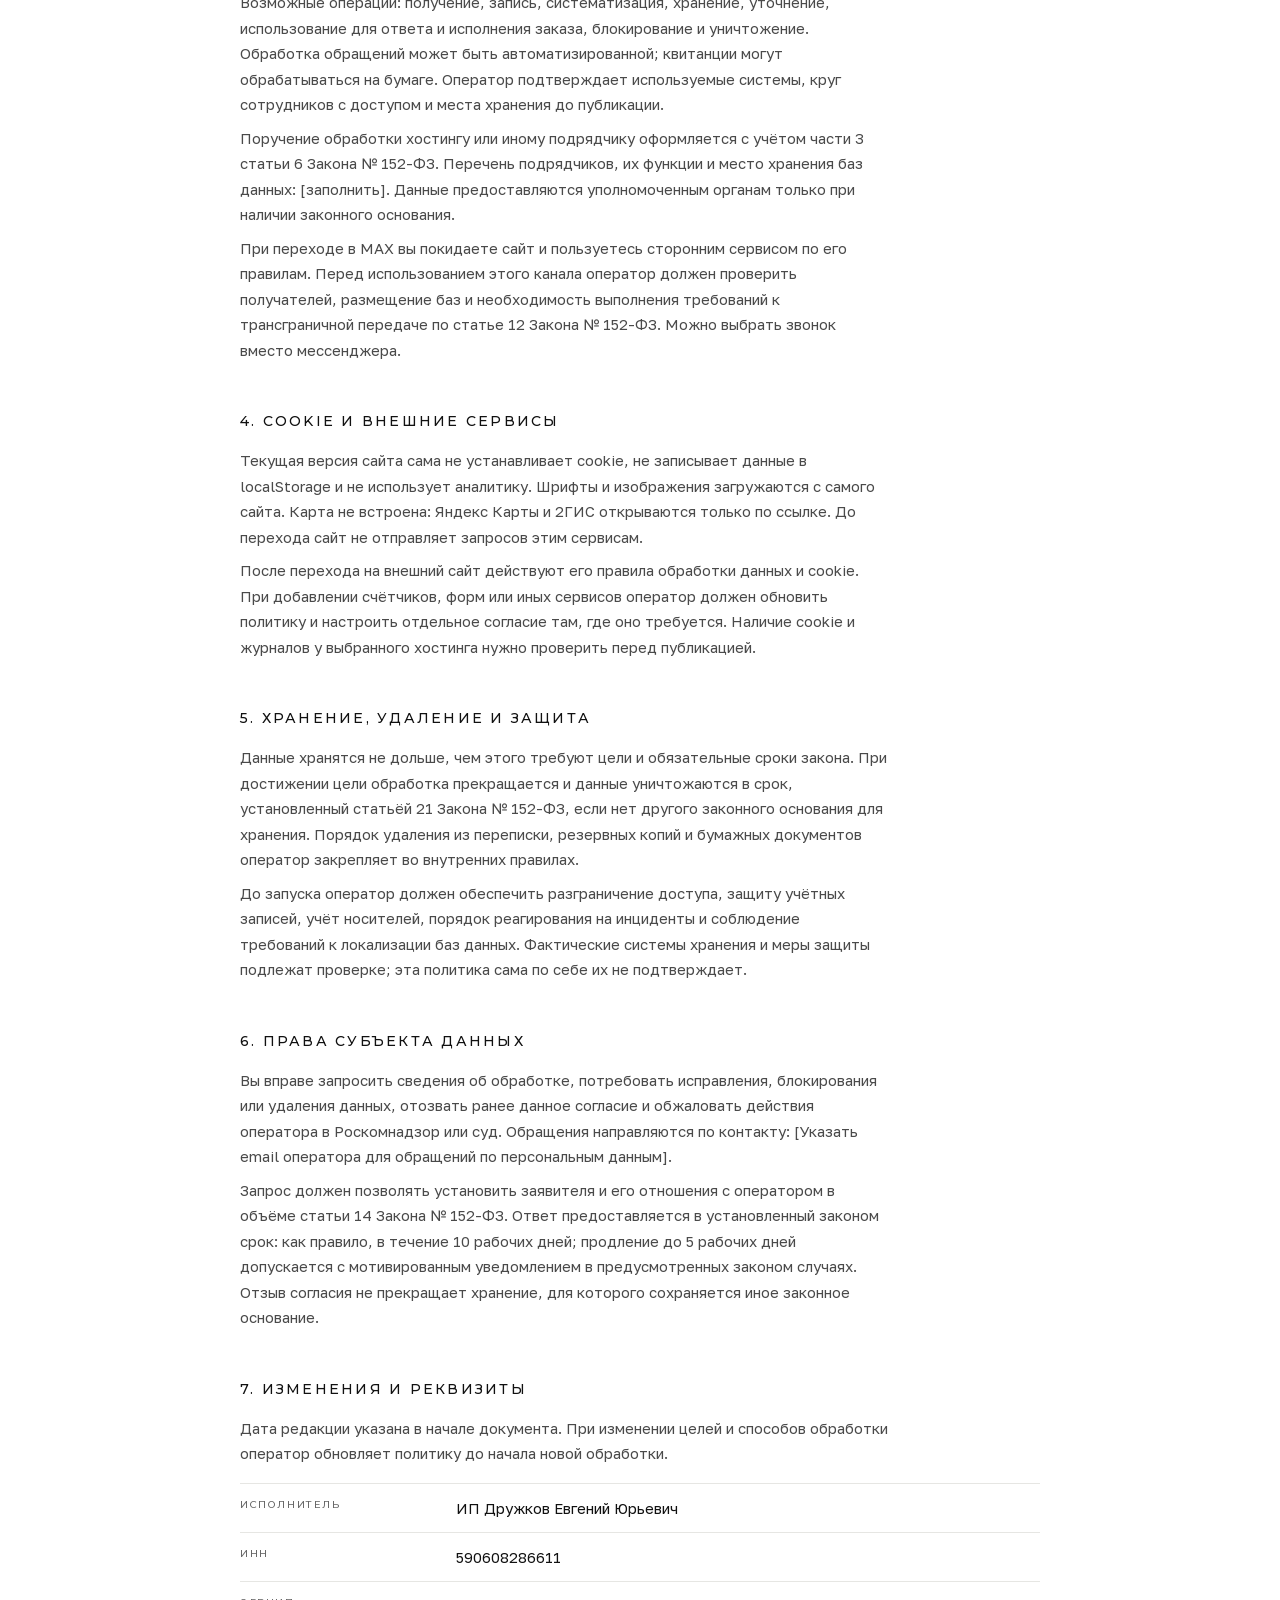
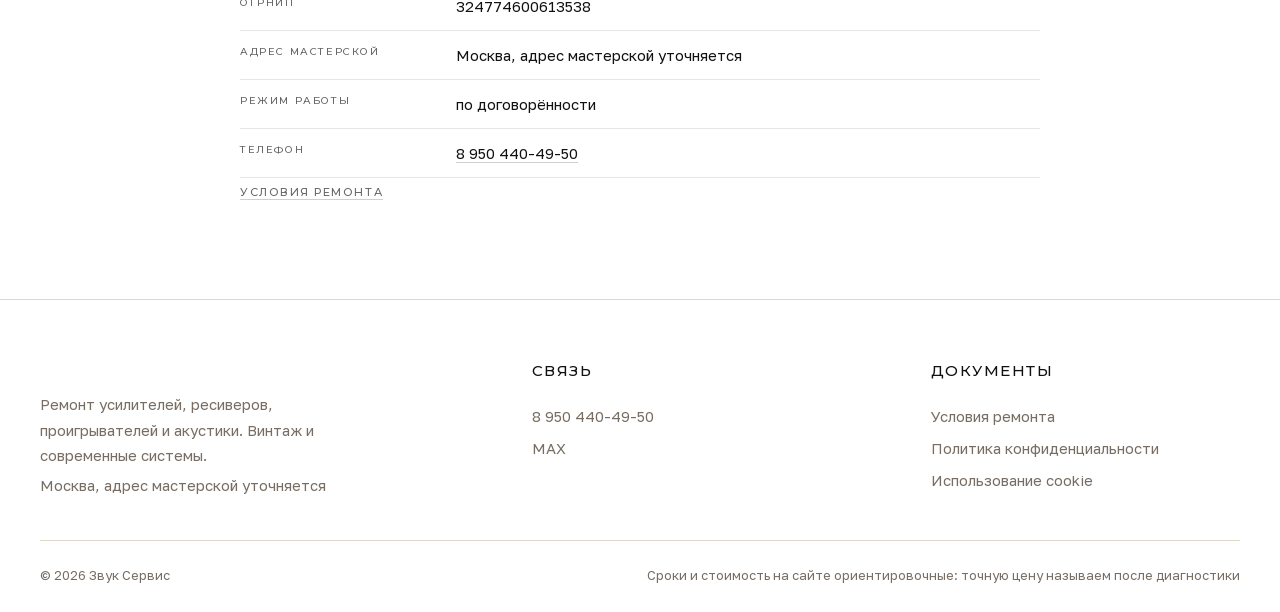
<file: privacy.html>
<!DOCTYPE html>
<html lang="ru">
<head>
<meta charset="utf-8"/>
<meta content="width=device-width, initial-scale=1" name="viewport"/>
<title>Политика обработки персональных данных: Звук Сервис</title>
<meta content="noindex, follow" name="robots"/>

<script>document.documentElement.classList.add('js');</script>
<link href="img/favicon-32.png" rel="icon" sizes="32x32" type="image/png"/><link href="img/apple-touch-icon.png" rel="apple-touch-icon" sizes="180x180"/><meta content="#ffffff" name="theme-color"/><link href="minimal.css?v=18" rel="stylesheet"/></head>
<body><a class="skip" href="#main">Перейти к содержимому</a>
<header class="top">
<div class="wrap top__in">
<a aria-label="Звук Сервис, на главную" class="brand" href="./"><span class="brand__name">Звук Сервис</span><span class="brand__tag">МОСКВА</span></a>
<nav aria-label="Разделы" class="top__nav" id="top-nav">
<a href="./#chto-chinim">Что чиним</a>
<a href="./#ceny">Цены и сроки</a>
<a href="./#kak-rabotaem">Как работаем</a>
<a href="./#voprosy">Вопросы</a>
<a href="./#kontakty">Контакты</a>
<div class="top__nav-extra"><a href="tel:+79504404950">Позвонить</a><a href="https://max.ru/u/f9LHodD0cOIqFfX_3xJyGoj3Uyq40M4uVSGVw5zx9WzeNi54BudM8YabZos" rel="noopener" target="_blank">MAX</a></div>
</nav>
<div class="top__side">
<a class="top__tel" href="tel:+79504404950">8 950 440-49-50</a>
<a class="btn btn--accent btn--sm" href="tel:+79504404950">Позвонить</a>
<button aria-controls="top-nav" aria-expanded="false" aria-label="Открыть меню" class="top__burger" type="button"><i></i><i></i></button>
</div>
</div>
</header>
<main class="doc" id="main">
<div class="wrap">
<p class="eyebrow">Документ · редакция от 14 сентября 2026 г.</p>
<h1>Политика обработки персональных данных</h1>
<aside class="doc__notice"><p><strong>Проект документа.</strong> До публикации необходимо заполнить реквизиты исполнителя, подтвердить порядок обработки данных и условия приёма техники. Этот экземпляр не является действующей офертой.</p></aside>
<p class="doc__lead">Политика описывает обработку данных при обращении за ремонтом и использовании сайта. До публикации оператор должен заполнить свои реквизиты и подтвердить указанные процессы.</p>
<nav class="doc__toc" aria-label="Содержание документа"><a href="#operator">Оператор</a><a href="#purposes">Цели обработки</a><a href="#cookie">Сайт и cookie</a><a href="#rights">Ваши права</a></nav>
<h2 id="operator">1. Оператор и контакты</h2>
<p>Оператор: ИП Дружков Евгений Юрьевич. Торговое наименование: «Звук Сервис». ИНН: 590608286611. ОГРНИП: 324774600613538. Адрес мастерской: Москва, адрес мастерской уточняется. Контакт по вопросам персональных данных: [Указать email оператора для обращений по персональным данным].</p>
<p>Политика применяется к данным посетителей сайта, заявителей и заказчиков ремонта. Простое посещение сайта не считается согласием на обработку данных. Когда согласие необходимо, его запрашивают отдельно от других документов.</p>
<h2 id="purposes">2. Цели, данные и основания обработки</h2>
<p><strong>Ответ на запрос о ремонте.</strong> Имя, телефон или email, содержание обращения, марка и модель прибора, предоставленные фотографии. Данные сообщает сам заявитель. Основание: действия для заключения договора по инициативе субъекта, пункт 5 части 1 статьи 6 Закона № 152-ФЗ. Предлагаемый срок хранения незавершённого обращения: до 30 дней после последнего ответа, если договор не заключён; оператор должен подтвердить этот срок до публикации.</p>
<p><strong>Диагностика, ремонт и гарантия.</strong> ФИО, контакты, сведения о приборе, комплектности и заказе; при согласованном выезде также адрес. Основание: исполнение договора и предусмотренных законом обязанностей. Данные хранятся в течение исполнения договора и гарантийных обязательств. Состав учётных документов и обязательные сроки их хранения оператор определяет по применимому законодательству до публикации политики.</p>
<p><strong>Работа и защита сайта.</strong> Хостинг может фиксировать IP-адрес, время запроса, адрес страницы и сведения о браузере в журнале сервера. IP-адрес не считается автоматически обезличенным. Хостинг, состав журналов, основание и срок хранения: [указать после выбора и проверки размещения сайта].</p>
<p>Сайт не содержит форм сбора данных, личного кабинета, оплаты, аналитических и рекламных счётчиков. Рекламные рассылки в описанные цели не входят. Паспортные данные, специальные категории и биометрические данные для обычного обращения не запрашиваются.</p>
<h2>3. Способы обработки и получатели</h2>
<p>Возможные операции: получение, запись, систематизация, хранение, уточнение, использование для ответа и исполнения заказа, блокирование и уничтожение. Обработка обращений может быть автоматизированной; квитанции могут обрабатываться на бумаге. Оператор подтверждает используемые системы, круг сотрудников с доступом и места хранения до публикации.</p>
<p>Поручение обработки хостингу или иному подрядчику оформляется с учётом части 3 статьи 6 Закона № 152-ФЗ. Перечень подрядчиков, их функции и место хранения баз данных: [заполнить]. Данные предоставляются уполномоченным органам только при наличии законного основания.</p>
<p>При переходе в MAX вы покидаете сайт и пользуетесь сторонним сервисом по его правилам. Перед использованием этого канала оператор должен проверить получателей, размещение баз и необходимость выполнения требований к трансграничной передаче по статье 12 Закона № 152-ФЗ. Можно выбрать звонок вместо мессенджера.</p>
<h2 id="cookie">4. Cookie и внешние сервисы</h2>
<p>Текущая версия сайта сама не устанавливает cookie, не записывает данные в localStorage и не использует аналитику. Шрифты и изображения загружаются с самого сайта. Карта не встроена: Яндекс Карты и 2ГИС открываются только по ссылке. До перехода сайт не отправляет запросов этим сервисам.</p>
<p>После перехода на внешний сайт действуют его правила обработки данных и cookie. При добавлении счётчиков, форм или иных сервисов оператор должен обновить политику и настроить отдельное согласие там, где оно требуется. Наличие cookie и журналов у выбранного хостинга нужно проверить перед публикацией.</p>
<h2>5. Хранение, удаление и защита</h2>
<p>Данные хранятся не дольше, чем этого требуют цели и обязательные сроки закона. При достижении цели обработка прекращается и данные уничтожаются в срок, установленный статьёй 21 Закона № 152-ФЗ, если нет другого законного основания для хранения. Порядок удаления из переписки, резервных копий и бумажных документов оператор закрепляет во внутренних правилах.</p>
<p>До запуска оператор должен обеспечить разграничение доступа, защиту учётных записей, учёт носителей, порядок реагирования на инциденты и соблюдение требований к локализации баз данных. Фактические системы хранения и меры защиты подлежат проверке; эта политика сама по себе их не подтверждает.</p>
<h2 id="rights">6. Права субъекта данных</h2>
<p>Вы вправе запросить сведения об обработке, потребовать исправления, блокирования или удаления данных, отозвать ранее данное согласие и обжаловать действия оператора в Роскомнадзор или суд. Обращения направляются по контакту: [Указать email оператора для обращений по персональным данным].</p>
<p>Запрос должен позволять установить заявителя и его отношения с оператором в объёме статьи 14 Закона № 152-ФЗ. Ответ предоставляется в установленный законом срок: как правило, в течение 10 рабочих дней; продление до 5 рабочих дней допускается с мотивированным уведомлением в предусмотренных законом случаях. Отзыв согласия не прекращает хранение, для которого сохраняется иное законное основание.</p>
<h2>7. Изменения и реквизиты</h2>
<p>Дата редакции указана в начале документа. При изменении целей и способов обработки оператор обновляет политику до начала новой обработки.</p>
<dl class="doc__req"><div><dt>Исполнитель</dt><dd>ИП Дружков Евгений Юрьевич</dd></div><div><dt>ИНН</dt><dd>590608286611</dd></div><div><dt>ОГРНИП</dt><dd>324774600613538</dd></div><div><dt>Адрес мастерской</dt><dd>Москва, адрес мастерской уточняется</dd></div><div><dt>Режим работы</dt><dd>по договорённости</dd></div><div><dt>Телефон</dt><dd><a href="tel:+79504404950">8 950 440-49-50</a></dd></div></dl>
<p><a class="doc__back" href="oferta.html">Условия ремонта</a></p>
</div>
</main>
<footer class="foot">
<div class="wrap">
<div class="foot__grid">
<div class="foot__col"><b>Звук Сервис</b><p>Ремонт усилителей, ресиверов, проигрывателей и акустики. Винтаж и современные системы.</p><p>Москва, адрес мастерской уточняется</p></div>
<div class="foot__col"><p class="foot__h">Связь</p><a href="tel:+79504404950">8 950 440-49-50</a><a href="https://max.ru/u/f9LHodD0cOIqFfX_3xJyGoj3Uyq40M4uVSGVw5zx9WzeNi54BudM8YabZos" rel="noopener" target="_blank">MAX</a></div>
<div class="foot__col"><p class="foot__h">Документы</p><a href="oferta.html">Условия ремонта</a><a href="privacy.html">Политика конфиденциальности</a><a href="privacy.html#cookie">Использование cookie</a></div>
</div>
<div class="foot__row"><span>© 2026 Звук Сервис</span><span>Сроки и стоимость на сайте ориентировочные: точную цену называем после диагностики</span></div>
</div>
</footer>
<script src="site.js?v=16"></script>
</body>
</html>
</file>
<file: minimal.css>
/* ═══════════════════════════════════════════════════════════════════════════
   Минимализм по мотивам dubaiaudio.com (06.10.2026).
   Один файл вместо site.css + theme.css + layout.css + hero-photo.css.
   Разметка и тексты прежние. Откат: вернуть в <head> четыре старых <link>.
   Приёмы референса: белый и светло-серый фон, первый экран — фото во всю ширину
   с тёмной вуалью и шапкой поверх, заглавные заголовки с разрядкой, кнопки
   без скруглений (рамка или заливка), плитки фото с подписью внизу, чёрная полоса.
   ═══════════════════════════════════════════════════════════════════════════ */

@font-face{font-family:"Golos Text";font-style:normal;font-weight:400 700;font-display:swap;
  src:url(fonts/GolosText-cyrillic.woff2) format("woff2");unicode-range:U+301,U+400-45F,U+490-491,U+4B0-4B1,U+2116}
@font-face{font-family:"Golos Text";font-style:normal;font-weight:400 700;font-display:swap;
  src:url(fonts/GolosText-latin.woff2) format("woff2");unicode-range:U+0-FF,U+131,U+152-153,U+2BB-2BC,U+2C6,U+2DA,U+2DC,U+304,U+308,U+329,U+2000-206F,U+20AC,U+2122,U+2191,U+2193,U+2212,U+2215,U+FEFF,U+FFFD}
@font-face{font-family:"Montserrat";font-style:normal;font-weight:300 600;font-display:swap;
  src:url(fonts/Montserrat-cyrillic.woff2) format("woff2");unicode-range:U+301,U+400-45F,U+490-491,U+4B0-4B1,U+2116}
@font-face{font-family:"Montserrat";font-style:normal;font-weight:300 600;font-display:swap;
  src:url(fonts/Montserrat-latin.woff2) format("woff2");unicode-range:U+0-FF,U+131,U+152-153,U+2BB-2BC,U+2C6,U+2DA,U+2DC,U+304,U+308,U+329,U+2000-206F,U+20AC,U+2122,U+2191,U+2193,U+2212,U+2215,U+FEFF,U+FFFD}

:root{
  --bg:#fff; --soft:#f6f6f4; --ink:#111; --ink-2:#4a4a4a; --ink-3:#666;
  --line:#e6e6e3; --line-2:#cfcfcb;
  --black:#000; --b-ink:#fff; --b-ink-2:#b5b5b5; --b-line:#2a2a2a;
  --ok:#2f9e68; --mark:#fff3b0;
  --sans:"Golos Text",system-ui,-apple-system,"Segoe UI",Roboto,Arial,sans-serif;
  --disp:"Montserrat","Golos Text",system-ui,sans-serif;
  --max:1360px; --pad:40px; --gap:24px; --sect:96px;
  --top-h:112px;
  --track:.16em;
}

/* ─────────── основа ─────────── */
*,*::before,*::after{box-sizing:border-box}
html{-webkit-text-size-adjust:100%;scroll-behavior:smooth;scroll-padding-top:calc(var(--top-h) + 16px);background:var(--bg)}
body{margin:0;background:var(--bg);color:var(--ink);font:400 16px/1.6 var(--sans);-webkit-font-smoothing:antialiased;overflow-x:clip}
img{display:block;max-width:100%;height:auto}
a{color:inherit;text-decoration:none}
h1,h2,h3,h4{margin:0;font-weight:500;line-height:1.2;text-wrap:balance}
p,ul,ol,dl,dd,figure{margin:0}
ul,ol{padding:0;list-style:none}
button{font:inherit;color:inherit}
:focus-visible{outline:2px solid currentColor;outline-offset:3px}
::selection{background:var(--ink);color:#fff}
.skip{position:absolute;left:16px;top:-48px;z-index:60;padding:8px 16px;background:var(--ink);color:#fff}
.skip:focus{top:8px}
.nobr{white-space:nowrap}
.ph{background:var(--mark);padding:0 4px}

.wrap{max-width:var(--max);margin-inline:auto;padding-inline:var(--pad)}
.grid{display:grid;grid-template-columns:repeat(12,minmax(0,1fr));column-gap:var(--gap)}

/* надписи с разрядкой — главный приём референса */
.caps{font-family:var(--disp);text-transform:uppercase;letter-spacing:var(--track)}

/* ─────────── кнопки: без скруглений, заглавные ─────────── */
.btn{display:inline-flex;align-items:center;justify-content:center;gap:8px;height:48px;padding:0 24px;
     border:1px solid var(--ink);border-radius:0;background:var(--ink);color:#fff;
     font:500 12px/1 var(--disp);text-transform:uppercase;letter-spacing:.14em;white-space:nowrap;cursor:pointer;
     transition:background-color .2s ease,color .2s ease,border-color .2s ease}
.btn svg{width:16px;height:16px;flex:none;fill:none;stroke:currentColor;stroke-width:2;stroke-linecap:round;stroke-linejoin:round}
.btn:hover{background:#fff;color:var(--ink)}
.btn--quiet{background:transparent;color:var(--ink)}
.btn--quiet:hover{background:var(--ink);color:#fff}
.btn--lg{height:48px;padding:0 32px}
.btn--sm{height:40px;padding:0 16px}

/* ─────────── шапка: логотип по центру, меню строкой под ним ─────────── */
.top{position:sticky;top:0;z-index:30;background:#fff;color:var(--ink);border-bottom:1px solid var(--line);
     transition:background-color .3s ease,color .3s ease,border-color .3s ease}
.top__in{display:grid;grid-template-columns:1fr auto 1fr;grid-template-rows:64px 48px;align-items:center;column-gap:24px}
.brand{grid-column:2;grid-row:1;display:flex;align-items:center;gap:12px;white-space:nowrap}
.brand__mark{width:32px;height:32px;object-fit:contain}
.brand__name{font:400 24px/1 var(--disp);letter-spacing:-.01em}
.brand__tag{font:500 10px/1 var(--disp);letter-spacing:.2em;color:var(--ink-3);padding-top:4px}
.top__side{display:contents}
.top__tel{grid-column:1;grid-row:1;justify-self:start;font:500 14px/1 var(--disp);letter-spacing:.04em;transition:opacity .2s ease}
.top__tel:hover{opacity:.6}
.top__side .btn--sm{grid-column:3;grid-row:1;justify-self:end}
.top__burger{display:none}
.top__nav{grid-column:1 / -1;grid-row:2;display:flex;justify-content:center;gap:40px;align-self:stretch}
.top__nav > a{position:relative;display:flex;align-items:center;font:500 11px/1 var(--disp);text-transform:uppercase;letter-spacing:.16em;transition:opacity .2s ease}
.top__nav > a:hover{opacity:.6}
.top__nav > a[aria-current="location"]::after{content:"";position:absolute;left:0;right:0;bottom:10px;height:1px;background:currentColor}
.top__nav-extra{display:none}
.status{display:inline-flex;align-items:center;gap:8px;font-size:12px;color:var(--ink-3)}
.status::before{content:"";width:6px;height:6px;border-radius:50%;background:var(--ink-3)}
.status.is-open::before{background:var(--ok)}

/* поверх первого экрана шапка прозрачная и белая, после прокрутки — белая плашка.
   :has, а не класс из JS — чтобы при загрузке не мигала белая плашка. */
html.js:has(.hero) .top{position:fixed;left:0;right:0}
html.js:has(.hero):not(.is-scrolled) .top:not(.is-open){background:transparent;color:#fff;border-color:rgba(255,255,255,.18)}
html.js:has(.hero):not(.is-scrolled) .top:not(.is-open) .brand__tag{color:rgba(255,255,255,.7)}
html.js:has(.hero):not(.is-scrolled) .top:not(.is-open) .brand__mark{filter:brightness(0) invert(1)}
html.js:has(.hero):not(.is-scrolled) .top:not(.is-open) .btn--sm{background:transparent;border-color:#fff;color:#fff}
html.js:has(.hero):not(.is-scrolled) .top:not(.is-open) .btn--sm:hover{background:#fff;color:var(--ink)}

/* ─────────── первый экран: фото во всю ширину, текст по центру ─────────── */
.hero{position:relative}
.hero__grid{position:relative;max-width:none;min-height:min(100svh,880px);padding:calc(var(--top-h) + 64px) var(--pad) 96px;
            display:flex;flex-direction:column;align-items:center;justify-content:center;text-align:center;color:#fff;isolation:isolate}
.hero__media{position:absolute;inset:0;z-index:-1;background:#1b1b1b}
.hero__media img{width:100%;height:100%;object-fit:cover;object-position:50% 55%}
.hero__media::after{content:"";position:absolute;inset:0;background:linear-gradient(rgba(0,0,0,.55),rgba(0,0,0,.35) 40%,rgba(0,0,0,.6))}
.hero h1{font:300 56px/1.15 var(--disp);text-transform:uppercase;letter-spacing:.12em}
.hero__lead{max-width:56ch;margin:24px auto 0;font-size:17px;line-height:1.6;color:rgba(255,255,255,.88)}
.hero__cta{display:flex;flex-wrap:wrap;justify-content:center;gap:16px;margin-top:40px}
.hero .btn{background:transparent;border-color:#fff;color:#fff}
.hero .btn:hover{background:#fff;color:var(--ink)}
.hero .btn--accent{background:#fff;color:var(--ink)}
.hero .btn--accent:hover{background:transparent;color:#fff}

/* факты — полоса под фото, как строка брендов у референса */
.hero__facts{padding-block:0}
.facts{display:grid;grid-template-columns:repeat(4,minmax(0,1fr));border-bottom:1px solid var(--line)}
.facts > div{padding:32px 24px;text-align:center}
.facts > div + div{border-left:1px solid var(--line)}
.facts dt{display:flex;align-items:center;justify-content:center;gap:8px;font:400 22px/1.2 var(--disp);letter-spacing:.04em}
.facts dt svg{width:16px;height:16px}
.facts dd{max-width:30ch;margin:8px auto 0;font-size:13px;line-height:1.5;color:var(--ink-3)}
.facts dd a{text-decoration:underline;text-underline-offset:3px;text-decoration-color:var(--line-2)}
.facts dd .status{display:flex;justify-content:center;margin-top:4px}

/* ─────────── секции ─────────── */
.sect{padding-block:var(--sect);background:var(--bg)}
.sect + .sect:not(.process-visual){border-top:1px solid var(--line)}
#chto-chinim,#kontakty{background:var(--soft);border-top:0}
#chto-chinim + .sect,#kontakty + .sect{border-top:0}
.sect__head{display:block;margin-bottom:48px;text-align:center}
.sect__title h2,.faq__side h2,.contacts__info h2{font:400 22px/1.35 var(--disp);text-transform:uppercase;letter-spacing:var(--track)}
.sect__lead{max-width:56ch;margin:16px auto 0;color:var(--ink-3);font-size:16px}
.sect__index{display:none}

/* ─────────── что ремонтируем: белые карточки на сером ─────────── */
.dirs{row-gap:24px;align-items:start}
.dir{grid-column:span 4;background:#fff}
.dir__media{aspect-ratio:4/3;overflow:hidden;background:#e9e9e6}
.dir__media img{width:100%;height:100%;object-fit:cover;transition:transform .6s ease}
.dir:hover .dir__media img{transform:scale(1.03)}
.dir__head{padding:32px 24px 16px;text-align:center}
.dir h3{font:500 14px/1.4 var(--disp);text-transform:uppercase;letter-spacing:var(--track)}
.dir .acc{padding:0 24px 24px}
.dir .more-btn{margin:0 24px 24px;width:calc(100% - 48px)}

/* аккордеоны: строки с тонкой линией, без заливки */
.acc{border-top:1px solid var(--line)}
.acc__item{border-bottom:1px solid var(--line)}
.acc__head{display:flex;align-items:center;gap:16px;width:100%;min-height:56px;padding:12px 0;border:0;background:none;text-align:left;cursor:pointer}
.acc__title{flex:1;min-width:0;display:flex;flex-direction:column;gap:4px}
.acc__title b{font-size:15px;font-weight:500;line-height:1.4}
.acc__title span{font-size:13px;line-height:1.4;color:var(--ink-3)}
.acc__term{flex:none;font-size:14px;font-weight:500;font-variant-numeric:tabular-nums;white-space:nowrap}
.acc__icon{position:relative;flex:none;width:12px;height:12px}
.acc__icon::before,.acc__icon::after{content:"";position:absolute;left:0;top:50%;width:12px;height:1px;margin-top:-.5px;background:currentColor;transition:transform .25s ease}
.acc__icon::after{transform:rotate(90deg)}
.acc__item.is-open .acc__icon::after{transform:rotate(0)}
.acc__head:hover .acc__title b{text-decoration:underline;text-underline-offset:4px;text-decoration-color:var(--line-2)}
.acc__panel{display:grid;grid-template-rows:1fr;transition:grid-template-rows .3s ease}
.js .acc__panel{grid-template-rows:0fr}
.js .acc__item.is-open .acc__panel{grid-template-rows:1fr}
.acc__inner{min-height:0;overflow:hidden}
.acc__inner p{padding:0 28px 16px 0;font-size:14px;line-height:1.6;color:var(--ink-2)}
.acc__cols{display:flex;justify-content:space-between;padding:0 28px 12px 0;font:500 11px/1 var(--disp);text-transform:uppercase;letter-spacing:.16em;color:var(--ink-3)}

.is-folded{display:none!important}
.more-btn{display:flex;align-items:center;justify-content:center;width:100%;height:44px;margin-top:16px;border:1px solid var(--ink);border-radius:0;background:transparent;
          font:500 11px/1 var(--disp);text-transform:uppercase;letter-spacing:.14em;cursor:pointer;transition:background-color .2s ease,color .2s ease}
.more-btn:hover{background:var(--ink);color:#fff}
.more-btn[hidden]{display:none}

/* ─────────── что чинили недавно: плитки фото, подпись внизу ─────────── */
.works__grid{display:grid;grid-template-columns:repeat(4,minmax(0,1fr));grid-auto-rows:240px;gap:16px}
.works__item{position:relative;overflow:hidden;background:#1b1b1b;color:#fff}
.works__item--big{grid-column:span 2;grid-row:span 2}
.works__item--wide{grid-column:span 2}
.works__item img{width:100%;height:100%;object-fit:cover;transition:transform .6s ease}
.works__item:hover img{transform:scale(1.03)}
.works__item::after{content:"";position:absolute;inset:40% 0 0;background:linear-gradient(transparent,rgba(0,0,0,.72));pointer-events:none}
.works__cap{position:absolute;left:0;right:0;bottom:0;z-index:1;padding:24px;text-align:center}
.works__cap b{display:block;font:500 13px/1.4 var(--disp);text-transform:uppercase;letter-spacing:var(--track)}
.works__cap span{display:block;margin-top:4px;font-size:13px;color:rgba(255,255,255,.8)}

/* ─────────── цены ─────────── */
.prices{display:block}
.prices__table{max-width:1120px;margin-inline:auto}
.prices__cols{display:grid;grid-template-columns:1fr 1fr;column-gap:64px;align-items:start}
.acc--prices .acc__head{min-height:56px}
.acc--prices .acc__title b{font-size:15px}
.prices__foot{max-width:64ch;margin:48px auto 0;text-align:center}
.prices__foot p{font-size:14px;color:var(--ink-3)}
.prices__foot .btn{margin-top:24px;background:transparent;color:var(--ink)}
.prices__foot .btn:hover{background:var(--ink);color:#fff}

/* ─────────── как проходит ремонт: чёрная полоса ─────────── */
.process-visual{position:relative;isolation:isolate;overflow:hidden;background:var(--black);color:var(--b-ink)}
.process-visual__image{position:absolute;inset:0;z-index:-1;width:100%;height:100%;object-fit:cover;opacity:.28}
.steps{display:grid;grid-template-columns:repeat(3,minmax(0,1fr));gap:48px;text-align:center}
.step__n{display:block;font:300 48px/1 var(--disp);letter-spacing:.04em}
.step h3{margin-top:24px;font:500 13px/1.5 var(--disp);text-transform:uppercase;letter-spacing:var(--track)}
.step p{max-width:34ch;margin:12px auto 0;font-size:15px;color:var(--b-ink-2)}

/* ─────────── вопросы ─────────── */
.faq{align-items:start;row-gap:40px}
.faq__side{grid-column:1 / span 4;position:sticky;top:calc(var(--top-h) + 24px)}
.faq__cta p{margin-top:16px;font-size:15px;color:var(--ink-2);max-width:32ch}
.faq__tel{display:inline-block;margin-top:24px;font:300 28px/1.2 var(--disp);letter-spacing:.02em}
.faq__cta .faq__hours{margin-top:8px;font-size:13px;color:var(--ink-3)}
.faq__list{grid-column:6 / -1;border-top:1px solid var(--line)}
.faq__list details{border-bottom:1px solid var(--line)}
.faq__list summary{display:flex;justify-content:space-between;align-items:center;gap:24px;min-height:64px;padding:16px 0;cursor:pointer;list-style:none;font-size:16px;font-weight:500}
.faq__list summary::-webkit-details-marker{display:none}
.faq__list summary::after{content:"";flex:none;width:12px;height:12px;
  background:linear-gradient(currentColor,currentColor) center/12px 1px no-repeat,linear-gradient(currentColor,currentColor) center/1px 12px no-repeat;transition:transform .25s ease}
.faq__list details[open] summary::after{transform:rotate(45deg)}
.faq__list details p{padding:0 40px 24px 0;font-size:15px;color:var(--ink-2);max-width:64ch}

/* ─────────── контакты ─────────── */
.contacts{row-gap:48px;align-items:start}
.contacts__info{grid-column:1 / span 5}
.contacts__sub{margin-top:16px;font-size:16px;color:var(--ink-2)}
.contacts__tel{display:inline-block;margin-top:32px;font:300 40px/1.1 var(--disp);letter-spacing:.02em;transition:opacity .2s ease}
.contacts__tel:hover{opacity:.6}
.contacts__list{margin-top:32px;border-top:1px solid var(--line-2)}
.contacts__list > div{display:grid;grid-template-columns:144px 1fr;gap:16px;padding:16px 0;border-bottom:1px solid var(--line)}
.contacts__list dt{font:500 11px/1.8 var(--disp);text-transform:uppercase;letter-spacing:.14em;color:var(--ink-3)}
.contacts__list dd{font-size:15px}
.contacts .hero__cta{justify-content:flex-start;margin-top:32px}
.rating{display:inline-flex;align-items:center;gap:8px;margin-top:16px;font-size:14px;color:var(--ink-2)}
.rating svg{flex:none}
.rating:hover span{text-decoration:underline;text-underline-offset:3px}

.channels,.guide{grid-column:7 / -1}
.channels__h{margin-bottom:24px;font:500 13px/1.4 var(--disp);text-transform:uppercase;letter-spacing:var(--track)}
.channels__grid{display:grid;grid-template-columns:1fr 1fr;gap:1px;background:var(--line);border:1px solid var(--line)}
.channel{position:relative;z-index:3;display:grid;grid-template-columns:24px minmax(0,1fr);column-gap:16px;row-gap:4px;padding:20px 24px;background:#fff;pointer-events:auto;cursor:pointer;transition:background-color .2s ease}
.channel>*{pointer-events:none}
.channel:hover{background:var(--soft)}
.channel__i{grid-row:1 / 3;width:20px;height:20px;margin-top:2px;color:var(--ink-3)}
.channel b{font-size:15px;font-weight:500}
.channel span{font-size:13px;color:var(--ink-3);overflow-wrap:anywhere}
.channel[hidden]{display:none}
.channels__links{display:flex;flex-wrap:wrap;gap:8px 32px;margin-top:24px;font-size:14px}
.channels__links a{position:relative;z-index:3;pointer-events:auto;text-decoration:underline;text-underline-offset:4px;text-decoration-color:var(--line-2)}
.channels__links a:hover{text-decoration-color:currentColor}
.contacts__map{position:relative;margin-top:32px;height:320px;overflow:hidden;background:#e9e9e6}
.contacts__map iframe{position:relative;z-index:1;display:block;width:100%;height:100%;border:0;opacity:1;pointer-events:none;transition:opacity .2s ease}
.contacts__map.is-map-loading iframe{opacity:0}
.contacts__map.is-map-loading iframe{pointer-events:none}
.map-fallback{position:absolute;inset:0;z-index:2;display:flex;align-items:flex-end;justify-content:flex-start;padding:16px;background:transparent;color:var(--ink);font-size:0;text-decoration:none;cursor:pointer}
.map-fallback::after{content:"Посмотреть на картах";display:inline-flex;align-items:center;min-height:44px;padding:0 16px;background:#fff;border:1px solid var(--line-2);font:500 12px/1 var(--disp);text-transform:uppercase;letter-spacing:.08em;box-shadow:0 4px 18px rgba(0,0,0,.12)}

.contact-guide{border-top:1px solid var(--line-2)}
.contact-guide li{padding:24px 0;border-bottom:1px solid var(--line)}
.contact-guide h3{font:500 13px/1.5 var(--disp);text-transform:uppercase;letter-spacing:.12em}
.contact-guide p{margin-top:8px;font-size:15px;color:var(--ink-2)}

/* ─────────── подвал ─────────── */
.foot{padding:80px 0 32px;background:var(--black);color:var(--b-ink-2)}
.foot__brand{display:flex;align-items:center;justify-content:center;gap:12px;margin-bottom:56px;color:#fff;font:400 22px/1 var(--disp)}
.foot__logo{width:32px;height:32px;object-fit:contain}
.foot__grid{display:grid;grid-template-columns:repeat(3,minmax(0,1fr));gap:40px;padding-bottom:40px;border-bottom:1px solid var(--b-line);text-align:center}
.foot__h{margin-bottom:16px;font:500 11px/1 var(--disp);text-transform:uppercase;letter-spacing:.18em;color:#fff}
.foot__col p{font-size:14px;line-height:1.6;max-width:36ch;margin-inline:auto}
.foot__col p + p{margin-top:4px}
.foot__col b{display:block;margin-bottom:8px;font-weight:500;color:#fff}
.foot__col a{display:block;width:fit-content;margin-inline:auto;padding:4px 0;font-size:14px;transition:color .2s ease}
.foot__col a:hover{color:#fff}
.foot__row{display:flex;flex-wrap:wrap;justify-content:space-between;gap:8px 32px;padding-top:24px;font-size:12px;color:#777}

/* ─────────── нижняя панель звонка (телефон) ─────────── */
.callbar{display:none}

/* ─────────── документы ─────────── */
.doc{padding:64px 0 96px}
.doc .wrap{max-width:880px}
.doc__back{display:inline-block;font:500 11px/1 var(--disp);text-transform:uppercase;letter-spacing:.14em;color:var(--ink-3)}
.doc__back:hover{color:var(--ink)}
.eyebrow{font:500 11px/1.5 var(--disp);text-transform:uppercase;letter-spacing:.16em;color:var(--ink-3)}
.doc h1{margin:16px 0;font:400 32px/1.3 var(--disp);text-transform:uppercase;letter-spacing:.1em;overflow-wrap:anywhere}
.doc__lead{max-width:62ch;font-size:17px;color:var(--ink-2)}
.doc h2{margin:48px 0 16px;font:500 14px/1.5 var(--disp);text-transform:uppercase;letter-spacing:var(--track)}
.doc p,.doc li{max-width:72ch;font-size:15px;line-height:1.7;color:var(--ink-2)}
.doc p + p,.doc li + li{margin-top:8px}
.doc ol{list-style:decimal;padding-left:24px}
.doc ul{list-style:disc;padding-left:24px}
.doc a{text-decoration:underline;text-underline-offset:3px;text-decoration-color:var(--line-2)}
.doc__notice{margin:32px 0;padding:16px 24px;border:1px solid var(--line-2)}
.doc .doc__notice p{font-size:14px}
.doc__toc{display:flex;flex-wrap:wrap;gap:8px 24px;margin:32px 0;padding:16px 0;border-block:1px solid var(--line);font-size:14px}
.doc__req{margin-top:16px;border-top:1px solid var(--line)}
.doc__req > div{display:grid;grid-template-columns:200px 1fr;gap:16px;padding:12px 0;border-bottom:1px solid var(--line)}
.doc__req dt{font:500 10px/1.8 var(--disp);text-transform:uppercase;letter-spacing:.16em;color:var(--ink-3)}
.doc__req dd{font-size:15px}

/* ─────────── появление блоков ─────────── */
.js [data-reveal]{opacity:0;transform:translateY(16px);transition:opacity .7s ease,transform .7s ease}
.js [data-reveal].is-in,.still [data-reveal]{opacity:1;transform:none}

/* ═════════════ адаптив ═════════════ */
@media (max-width:1200px){
  .top__nav{gap:24px}
  .hero h1{font-size:48px}
}
@media (max-width:960px){
  :root{--top-h:64px;--pad:24px;--sect:72px}
  .top__in{display:flex;align-items:center;justify-content:space-between;height:64px}
  .top__side{display:flex;align-items:center;gap:8px}
  .top__tel,.top__side .btn--sm{display:none}
  .brand__name{font-size:20px}
  .top__burger{display:block;position:relative;width:44px;height:44px;margin-right:-10px;padding:0;border:0;background:transparent;cursor:pointer}
  .top__burger i{position:absolute;left:12px;width:20px;height:1px;background:currentColor;transition:transform .25s ease,top .25s ease}
  .top__burger i:first-child{top:18px}
  .top__burger i:last-child{top:26px}
  .top.is-open .top__burger i:first-child{top:22px;transform:rotate(45deg)}
  .top.is-open .top__burger i:last-child{top:22px;transform:rotate(-45deg)}
  .top__nav{display:none;position:absolute;left:0;right:0;top:100%;flex-direction:column;gap:0;
            max-height:calc(100dvh - 64px);overflow-y:auto;padding:8px var(--pad) 24px;background:#fff;border-bottom:1px solid var(--line)}
  .top.is-open .top__nav{display:flex}
  .top__nav > a{min-height:56px;font-size:13px;border-bottom:1px solid var(--line)}
  .top__nav > a[aria-current="location"]::after{display:none}
  .top__nav-extra{display:flex;flex-wrap:wrap;align-items:center;gap:16px;padding-top:24px}
  .top__nav-extra a{display:inline-flex;align-items:center;height:48px;padding:0 24px;border:1px solid var(--ink);font:500 12px/1 var(--disp);text-transform:uppercase;letter-spacing:.14em}
  .top__nav-extra a:first-child{background:var(--ink);color:#fff}
  .hero__grid{min-height:640px;padding:calc(var(--top-h) + 48px) var(--pad) 72px}
  .hero h1{font-size:36px;letter-spacing:.1em}
  .hero__lead{font-size:16px}
  .facts{grid-template-columns:1fr 1fr}
  .facts > div:nth-child(3){border-left:0}
  .facts > div:nth-child(n+3){border-top:1px solid var(--line)}
  .dir{grid-column:1 / -1;display:grid;grid-template-columns:1fr 1fr;align-items:start}
  .dir__media{grid-row:1 / 4;aspect-ratio:auto;height:100%;min-height:320px}
  .dir__head{text-align:left;padding:24px 24px 16px}
  .dir > :not(.dir__media){grid-column:2}
  .works__grid{grid-template-columns:1fr 1fr;grid-auto-rows:200px}
  .works__item--big,.works__item--wide{grid-column:1 / -1}
  .works__item--big{grid-row:span 2}
  .prices__cols{grid-template-columns:1fr;row-gap:0}
  .prices__col + .prices__col .acc{border-top:0}
  .prices__col + .prices__col .acc__cols{display:none}
  .steps{grid-template-columns:1fr;gap:48px}
  .faq__side,.faq__list,.contacts__info,.channels,.guide{grid-column:1 / -1}
  .faq__side{position:static}
  .foot__grid{grid-template-columns:1fr;gap:32px}
  .callbar{position:fixed;left:0;right:0;bottom:0;z-index:40;display:grid;grid-template-columns:1fr 1fr;gap:8px;
           padding:8px 16px calc(8px + env(safe-area-inset-bottom));background:#fff;border-top:1px solid var(--line);
           transition:transform .3s ease}
  .callbar .btn{height:48px}
  .callbar .btn--accent:hover{background:var(--ink);color:#fff}
  .cta-in-view .callbar,.top.is-open ~ .callbar{transform:translateY(110%)}
  body{padding-bottom:calc(64px + env(safe-area-inset-bottom))}
}
@media (max-width:640px){
  :root{--pad:16px;--sect:56px;--track:.12em}
  .brand__mark{width:28px;height:28px}
  .brand__name{font-size:18px}
  .brand__tag{display:none}
  .hero__grid{min-height:600px;padding-bottom:56px}
  .hero h1{font-size:28px;letter-spacing:.08em}
  .hero__cta{flex-direction:column;align-items:stretch;width:100%;max-width:360px;margin-inline:auto;gap:8px}
  .facts{grid-template-columns:1fr}
  .facts > div{display:grid;grid-template-columns:136px 1fr;gap:16px;align-items:baseline;padding:16px 0;text-align:left}
  .facts > div + div{border-left:0;border-top:1px solid var(--line)}
  .facts dt{flex-wrap:wrap;justify-content:flex-start;gap:4px 8px;font-size:18px}
  .facts dd{margin:0}
  .facts dd .status{justify-content:flex-start}
  .sect__head{margin-bottom:32px}
  .sect__title h2,.faq__side h2,.contacts__info h2{font-size:18px}
  .dir{display:block}
  .dir__media{aspect-ratio:3/2;min-height:0;height:auto}
  .dir__head{text-align:center;padding:24px 16px 16px}
  .dir .acc{padding:0 16px 16px}
  .dir .more-btn{margin:0 16px 16px;width:calc(100% - 32px)}
  .works__grid{grid-auto-rows:160px;gap:8px}
  .works__cap{padding:16px 8px}
  .works__cap span{display:none}
  .contacts__tel{font-size:32px}
  .contacts__list > div{grid-template-columns:1fr;gap:4px}
  .channels__grid{grid-template-columns:1fr}
  .contacts__map{height:280px}
  .faq__list details p{padding-right:0}
  .foot{padding-top:56px}
  .foot__row{flex-direction:column}
  .doc h1{font-size:24px}
  .doc__req > div{grid-template-columns:1fr;gap:4px}
}

/* Шапка и подвал по структурной логике gpodyssey.ru/muzey */
:root{--top-h:92px;--footer-line:#ddd7cc;--accent:#1f5bd8}
html[data-theme="sound"]{--accent:#b55b2a}
html.js:has(.hero) .top,
html.js:has(.hero):not(.is-scrolled) .top:not(.is-open){position:sticky;left:auto;right:auto;background:#fff;color:var(--ink);border-color:var(--line)}
html.js:has(.hero):not(.is-scrolled) .top:not(.is-open) .brand__tag{color:var(--ink-3)}
html.js:has(.hero):not(.is-scrolled) .top:not(.is-open) .brand__mark{filter:none}
html.js:has(.hero):not(.is-scrolled) .top:not(.is-open) .btn--sm{background:transparent;border-color:var(--line-2);color:var(--ink)}
html.js:has(.hero):not(.is-scrolled) .top:not(.is-open) .btn--sm:hover{background:var(--ink);color:#fff}
.top{height:92px;border-top:2px solid var(--accent,#111);box-shadow:none}
.top__in{height:90px;display:grid;grid-template-columns:minmax(230px,1fr) auto minmax(230px,1fr);grid-template-rows:1fr;gap:32px}
.brand{grid-column:1;grid-row:1;justify-self:start;gap:12px}.brand__mark{width:42px;height:42px}.brand__name{font-size:22px;font-weight:500}.brand__tag{font-size:9px}
.top__nav{grid-column:2;grid-row:1;align-self:stretch;gap:clamp(20px,2.25vw,38px)}
.top__nav>a{font-size:11px;letter-spacing:.08em}.top__nav>a[aria-current="location"]::after{bottom:0;height:2px;background:var(--accent,#111)}
.top__side{grid-column:3;grid-row:1;display:flex;justify-self:end;align-items:center;gap:16px}.top__tel{grid-column:auto;grid-row:auto;font-family:var(--sans);font-size:14px}.top__side .btn--sm{grid-column:auto;grid-row:auto;background:transparent;color:var(--ink);border-color:var(--line-2)}
.top__side .btn--sm svg{display:none}
.hero__grid{padding-top:80px}

.foot{padding:58px 0 26px;background:#fff;color:#776d62;border-top:1px solid var(--footer-line)}
.foot__brand{justify-content:flex-start;margin-bottom:36px;color:var(--ink);font-size:23px;font-weight:500}.foot__logo{width:42px;height:42px}
.foot__grid{grid-template-columns:1.3fr 1fr 1fr;gap:clamp(42px,7vw,110px);padding-bottom:42px;border-bottom:1px solid var(--footer-line);text-align:left}
.foot__h{margin-bottom:16px;color:var(--ink);font-size:12px;letter-spacing:.1em}.foot__col p{margin-inline:0;font-size:15px;line-height:1.7}.foot__col a{margin-inline:0;padding:4px 0;font-size:15px}.foot__col a:hover{color:var(--ink)}
.foot__row{padding-top:24px;color:#776d62;font-size:13px}

@media(max-width:1100px) and (min-width:961px){
  .top__in{grid-template-columns:auto 1fr auto;gap:22px}.brand__tag,.top__tel{display:none}.top__nav{gap:18px}.top__nav>a{font-size:11px}.brand__name{font-size:19px}
}
@media(max-width:960px){
  :root{--top-h:76px}.top{height:76px}.top__in{height:74px;display:flex;padding-inline:var(--pad)}
  .brand{gap:12px}.brand__mark{width:36px;height:36px}.brand__name{font-size:20px}
  .top__side{display:flex;gap:8px}.top__side::before{content:"";width:42px;height:42px;border:1px solid var(--footer-line);background:currentColor;mask:url("data:image/svg+xml,%3Csvg xmlns='http://www.w3.org/2000/svg' viewBox='0 0 24 24'%3E%3Cpath fill='none' stroke='black' stroke-width='2' d='M6.6 10.8c1.8 3.5 3.2 4.9 6.7 6.7l2.2-2.2c.3-.3.7-.4 1.1-.2 1.2.4 2.5.7 3.8.7.6 0 1 .4 1 1v3.5c0 .6-.4 1-1 1C10.6 21.3 2.7 13.4 2.7 3.6c0-.6.4-1 1-1h3.5c.6 0 1 .4 1 1 0 1.3.2 2.6.7 3.8.1.4 0 .8-.2 1.1z'/%3E%3C/svg%3E") center/19px no-repeat;-webkit-mask:url("data:image/svg+xml,%3Csvg xmlns='http://www.w3.org/2000/svg' viewBox='0 0 24 24'%3E%3Cpath fill='none' stroke='black' stroke-width='2' d='M6.6 10.8c1.8 3.5 3.2 4.9 6.7 6.7l2.2-2.2c.3-.3.7-.4 1.1-.2 1.2.4 2.5.7 3.8.7.6 0 1 .4 1 1v3.5c0 .6-.4 1-1 1C10.6 21.3 2.7 13.4 2.7 3.6c0-.6.4-1 1-1h3.5c.6 0 1 .4 1 1 0 1.3.2 2.6.7 3.8.1.4 0 .8-.2 1.1z'/%3E%3C/svg%3E") center/19px no-repeat}
  .top__burger{width:42px;height:42px;margin:0;border:1px solid var(--footer-line)}.top__burger i{left:10px;width:20px}.top__nav{top:74px}
  .hero__grid{padding-top:64px}
  .foot{padding-top:42px}.foot__brand{margin-bottom:28px}.foot__grid{grid-template-columns:1fr;gap:30px;text-align:left}.foot__col p,.foot__col a{margin-inline:0}.foot__row{flex-direction:column}
  .top__side::before{display:none}.top__side .btn--sm{display:flex;width:42px;height:42px;padding:0;border-color:var(--footer-line)}.top__side .btn--sm span{display:none}.top__side .btn--sm svg{display:block;width:19px;height:19px;stroke-width:1.7}
  .top.is-open .top__burger i:first-child,.top.is-open .top__burger i:last-child{top:20px}
}
@media(max-width:640px){
  .top__in{padding-inline:16px}.brand__mark{width:30px;height:30px}.brand__name{font-size:18px}.top__side{gap:7px}.top__side .btn--sm,.top__burger{width:42px;height:42px;flex:none}.top__burger i{left:10px;width:20px}.top__burger i:first-child{top:18px}.top__burger i:last-child{top:24px}
  .hero__grid{padding-top:64px}
  .foot__brand{font-size:20px}.foot__logo{width:36px;height:36px}.foot__col p,.foot__col a{font-size:14px}
}

/* Мобильная композиция: меньше линеек, больше самостоятельных блоков */
@media(max-width:640px){
  :root{--mobile-card:#f1f1ee;--mobile-gap:8px}
  .sect + .sect:not(.process-visual){border-top:0}
  .sect__head{text-align:left}.sect__lead{margin-left:0;margin-right:0}
  .facts{gap:var(--mobile-gap);padding:14px 16px 18px;border:0;background:#fff}
  .facts>div,.facts>div+div,.facts>div:nth-child(n+3){display:block;padding:16px;background:var(--soft);border:0}
  .facts dt{font-size:18px}.facts dd{margin-top:7px;max-width:none}
  .dirs{row-gap:16px}.dir{overflow:hidden}.dir__head{text-align:left}
  .dir .acc,.prices__col .acc{display:grid;gap:8px;border:0}
  .acc__item{padding:0 12px;background:var(--mobile-card);border:0}
  .acc__head{min-height:58px}.acc__inner p{padding-right:0}
  .more-btn{border-color:var(--line-2)}
  .prices__cols{display:grid;gap:8px}.prices__col+.prices__col .acc{border:0}.prices__foot{margin-top:32px;text-align:left}
  .process-visual .sect__head{text-align:left}.steps{gap:10px;text-align:left}.step{padding:22px;background:rgba(255,255,255,.08)}.step__n{font-size:34px}.step h3{margin-top:16px}.step p{margin-left:0;margin-right:0}
  .contacts__list{display:grid;gap:8px;margin-top:26px;border:0}.contacts__list>div{padding:15px;background:#fff;border:0}
  .channels__grid{display:grid;gap:8px;background:transparent;border:0}.channel{padding:18px;background:#fff;border:0}
  .contact-guide{display:grid;gap:8px;border:0}.contact-guide li{padding:18px;background:#fff;border:0}
  .faq__list{display:grid;gap:8px;border:0}.faq__list details{padding-inline:14px;background:var(--soft);border:0}
  .foot__grid{padding-bottom:32px;border-bottom:0}.foot__row{padding-top:20px;border-top:1px solid var(--footer-line)}
}
@media (prefers-reduced-motion:reduce){
  html{scroll-behavior:auto}
  .js [data-reveal]{opacity:1;transform:none;transition:none}
  *,*::before,*::after{transition:none!important}
}

/* 07.10.2026: предметные герои; шапка и подвал сохраняют исходную геометрию */
.hero__grid{align-items:flex-start;text-align:left;padding-inline:max(var(--pad),calc((100vw - var(--max))/2 + var(--pad)))}
.hero__text,.hero__aside{width:min(620px,47vw)}
.hero h1{font-weight:500;line-height:1.04;letter-spacing:-.025em;text-transform:none;text-wrap:balance}
.hero__lead{margin:24px 0 0;max-width:45ch;color:rgba(255,255,255,.9)}
.hero__cta{justify-content:flex-start;margin-top:32px}
.hero__media img{object-position:64% 52%}
html[data-theme="sound"] .hero__media img{object-position:66% 52%}
.hero__media::after{background:linear-gradient(90deg,rgba(0,0,0,.75) 0%,rgba(0,0,0,.56) 34%,rgba(0,0,0,.12) 67%,rgba(0,0,0,.2) 100%)}

@media (max-width:960px){
  .hero__grid{align-items:flex-start;text-align:left;padding-inline:var(--pad)}
  .hero__text,.hero__aside{width:min(560px,88vw)}
  .hero h1{font-size:clamp(36px,8vw,54px);line-height:1.05;letter-spacing:-.03em;text-transform:none}
  .hero__lead{margin-left:0;margin-right:0}.hero__cta{justify-content:flex-start}
  .hero__media img{object-position:66% center}
  .hero__media::after{background:linear-gradient(90deg,rgba(0,0,0,.76),rgba(0,0,0,.48) 60%,rgba(0,0,0,.2))}
}
@media (max-width:640px){
  .hero__grid{min-height:660px;justify-content:flex-end;padding-top:120px;padding-bottom:70px}
  .hero__text,.hero__aside{width:100%}.hero h1{font-size:40px}
  .hero__lead{font-size:15px;line-height:1.5;max-width:32ch}.hero__cta{max-width:none;margin-inline:0}
  .hero__media img{object-position:68% center}
  .hero__media::after{background:linear-gradient(0deg,rgba(0,0,0,.82) 0%,rgba(0,0,0,.56) 48%,rgba(0,0,0,.18) 80%)}
}

/* 08.10.2026: цельная резиновая мобильная композиция */
@media(max-width:760px){
  :root{--pad:clamp(16px,4.1vw,24px);--sect:clamp(40px,10vw,48px);--gap:clamp(8px,3vw,16px)}
  html{scroll-padding-top:92px}
  body{font-size:15px}
  .js [data-reveal]{opacity:1;transform:none;transition:none}
  .top__in{padding-inline:var(--pad)}
  .brand{min-width:0}.brand__name{font-size:clamp(16px,4.6vw,18px)}
  .hero__grid{min-height:clamp(500px,132vw,560px);justify-content:flex-end;padding:clamp(64px,18vw,80px) var(--pad) clamp(32px,9vw,40px)}
  .hero h1{max-width:12ch;font-size:clamp(32px,10.25vw,42px);line-height:1.02}
  .hero__lead{margin-top:16px;max-width:36ch;font-size:clamp(14px,3.8vw,16px);line-height:1.48}
  .hero__cta{display:grid;grid-template-columns:repeat(2,minmax(0,1fr));width:100%;max-width:430px;margin-top:24px;gap:8px}
  .hero__cta .btn{width:100%;min-width:0;padding-inline:12px;font-size:11px;letter-spacing:.1em}
  .facts{grid-template-columns:repeat(2,minmax(0,1fr));gap:8px;padding:8px var(--pad)}
  .facts>div,.facts>div+div,.facts>div:nth-child(n+3){min-width:0;padding:12px}
  .facts dt{font-size:clamp(16px,4.8vw,19px);line-height:1.2}
  .facts dd{margin-top:8px;font-size:12px;line-height:1.42}
  .sect__head{margin-bottom:24px}
  .sect__title h2,.faq__side h2,.contacts__info h2{font-size:clamp(18px,5.4vw,22px);line-height:1.25;letter-spacing:.1em}
  .sect__lead{margin-top:12px;font-size:14px;line-height:1.5}
  .dirs{row-gap:12px}
  .dir__media{aspect-ratio:2/1}
  .dir__head{padding:16px 16px 8px}
  .dir h3{font-size:13px;letter-spacing:.11em}
  .dir .acc{gap:0;padding:0 12px 12px;border-top:1px solid var(--line)}
  .dir .acc__item{padding-inline:0;background:transparent;border-bottom:1px solid var(--line)}
  .dir .more-btn{margin:0 12px 12px;width:calc(100% - 24px)}
  .acc__head{min-height:50px;gap:12px;padding-block:8px}
  .acc__title b,.acc--prices .acc__title b{font-size:14px;line-height:1.32}
  .acc__title span{font-size:12px;line-height:1.35}
  .works__grid{grid-template-columns:repeat(2,minmax(0,1fr));grid-auto-rows:clamp(142px,42vw,180px);gap:8px}
  .works__item,.works__item--big,.works__item--wide{grid-column:span 1;grid-row:span 1}
  .works__cap{padding:12px 8px;text-align:left}
  .works__cap b{font-size:11px;line-height:1.3;letter-spacing:.06em}
  .prices__cols{gap:0}
  .prices__col .acc{gap:0;border-top:1px solid var(--line)}
  .prices__col .acc__item{padding-inline:0;background:transparent;border-bottom:1px solid var(--line)}
  .prices__foot{margin-top:24px}
  .prices__foot .btn{width:100%}
  .process-visual .sect__head{margin-bottom:24px}
  .steps{display:block;border-top:1px solid rgba(255,255,255,.24)}
  .step{display:grid;grid-template-columns:minmax(104px,.8fr) minmax(0,1.4fr);column-gap:16px;padding:16px 0;background:transparent;border-bottom:1px solid rgba(255,255,255,.24)}
  .step h3{margin-top:0;font-size:11px;letter-spacing:.08em}
  .step p{grid-column:2;margin-top:0;font-size:13px;line-height:1.42}
  .contacts{row-gap:24px}
  .contacts__sub{margin-top:12px;font-size:14px}
  .rating{align-items:flex-start;font-size:13px;line-height:1.4}
  .contacts__tel{margin-top:24px;font-size:clamp(27px,8vw,34px)}
  .contacts__list{margin-top:20px;gap:8px}
  .contacts__list>div{padding:12px}
  .channels__h{margin-bottom:12px;font-size:12px}
  .channels__grid{gap:8px}
  .channel{min-width:0;padding:12px;column-gap:8px}
  .channel b{font-size:14px}.channel span{font-size:12px;line-height:1.35}
  .channels__links{margin-top:16px;gap:8px 16px;font-size:13px}
  .contacts__map{height:clamp(200px,56vw,230px);margin-top:16px}
  .contact-guide{gap:8px}.contact-guide li{padding:16px}.contact-guide p{font-size:14px}
  .foot{padding:40px 0 calc(24px + env(safe-area-inset-bottom))}
  .foot__brand{margin-bottom:24px;font-size:19px}.foot__logo{width:34px;height:34px}
  .foot__grid{grid-template-columns:repeat(2,minmax(0,1fr));gap:24px 16px;padding-bottom:24px}
  .foot__col:first-child{grid-column:1/-1}
  .foot__h{margin-bottom:10px;font-size:11px}
  .foot__col p,.foot__col a{font-size:13px;line-height:1.5}
  .foot__row{gap:8px;padding-top:16px;font-size:11px;line-height:1.45}
}

@media(max-width:350px){
  .brand__name{font-size:15px}.brand__mark{width:27px;height:27px}
  .top__side{gap:5px}.top__side .btn--sm,.top__burger{width:44px;height:44px}
  .facts{grid-template-columns:1fr}
  .hero__cta{grid-template-columns:1fr}
}

@media(min-width:370px) and (max-width:760px){
  .works__grid{grid-template-columns:repeat(3,minmax(0,1fr));grid-auto-rows:clamp(118px,32vw,138px)}
  .works__cap{padding:8px}.works__cap b{font-size:11px}
  .channels__grid{grid-template-columns:repeat(2,minmax(0,1fr))}
  .channel{grid-template-columns:20px minmax(0,1fr)}.channel__i{width:18px;height:18px}
  .channel[href^="mailto:"] span{font-size:11px;letter-spacing:-.02em;overflow-wrap:normal;white-space:nowrap}
  .foot__grid{grid-template-columns:minmax(0,1.25fr) minmax(0,.85fr) minmax(0,1.15fr);gap:16px}
  .foot__col:first-child{grid-column:auto}
  .foot__h{font-size:11px;letter-spacing:.08em}
  .foot__col p,.foot__col a{font-size:11.5px;line-height:1.45}
  .foot__col a{padding-block:4px;overflow-wrap:anywhere}
}

@media(min-width:761px) and (max-width:960px){
  .foot__grid{grid-template-columns:minmax(0,1.3fr) minmax(0,1fr) minmax(0,1fr);gap:32px}
}

/* Звонок доступен в мобильной шапке: дублирующая нижняя панель не нужна. */
@media(max-width:960px){
  .callbar{display:none!important}
  body{padding-bottom:0}
  .top__nav{position:fixed;inset:76px 0 0;max-height:none;padding:16px var(--pad) 32px;background:#fff}
  .top__side .btn--sm,.top__burger{width:44px;height:44px}
  .top.is-open .top__burger i{display:none}
  .top__burger::before,.top__burger::after{content:"";position:absolute;left:11px;top:21px;width:20px;height:1px;background:currentColor;opacity:0}
  .top.is-open .top__burger::before{opacity:1;transform:rotate(45deg)}
  .top.is-open .top__burger::after{opacity:1;transform:rotate(-45deg)}
}

/* Нумерация этапов была декоративной и дублировала порядок списка. */
.step__n{display:none}
.step h3{margin-top:0}

@media(min-width:641px) and (max-width:960px){
  .works__grid{grid-template-columns:repeat(3,minmax(0,1fr));grid-auto-rows:180px;gap:8px}
  .works__item--big{grid-column:span 2;grid-row:span 2}
  .works__item--wide{grid-column:span 1;grid-row:span 1}
}
@media(min-width:700px) and (max-width:960px){
  .steps{grid-template-columns:repeat(3,minmax(0,1fr));gap:16px;text-align:left}
  .step{padding:0 16px;background:transparent}
  .step+.step{border-left:1px solid rgba(255,255,255,.24)}
  .step h3{margin-top:0}.step p{margin-inline:0}
}
</file>
